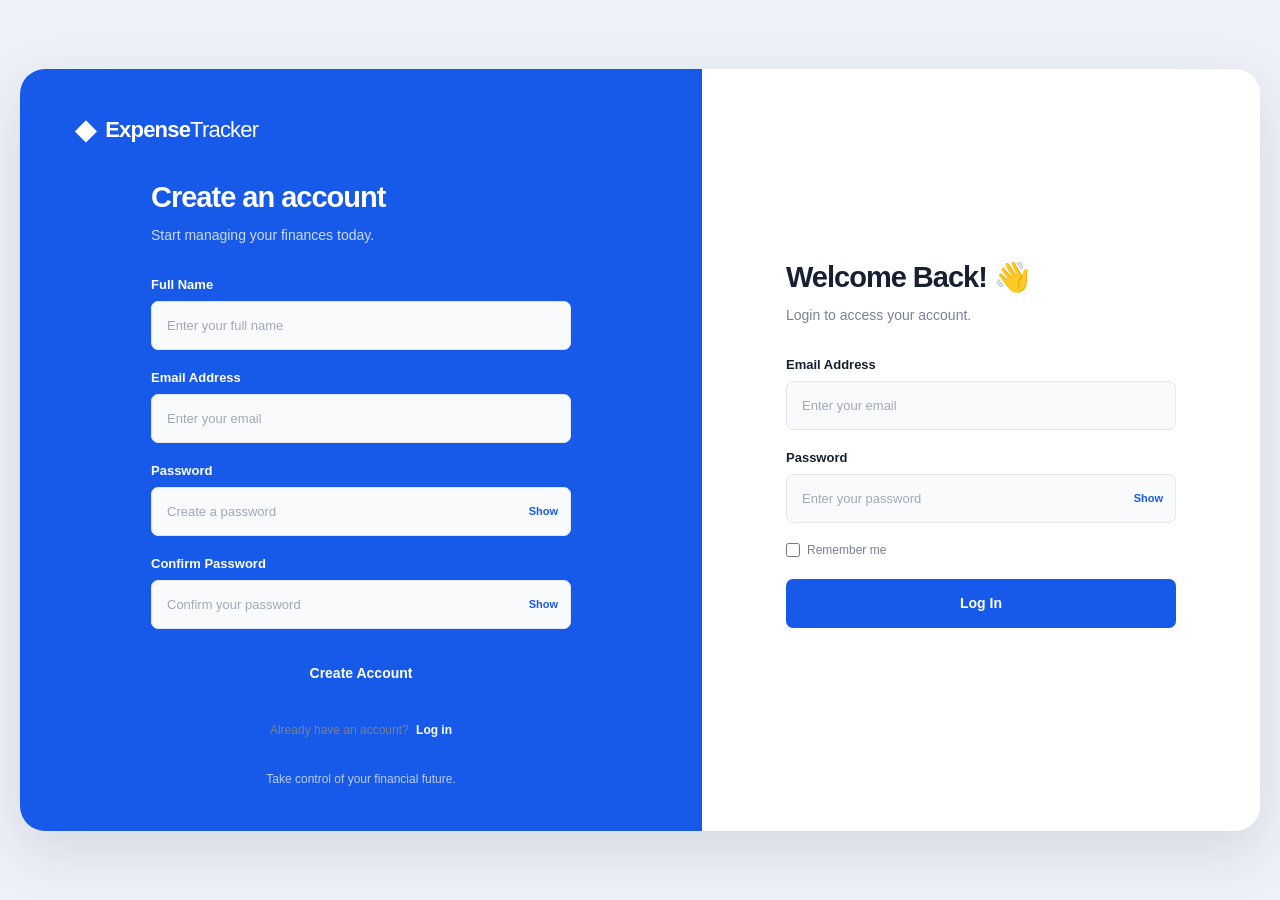
<file: index.html>
<!DOCTYPE html>
<html lang="en">
<head>
    <meta charset="UTF-8" />
    <meta name="viewport" content="width=device-width, initial-scale=1.0" />
    <title>Expense Tracker</title>
    <link rel="stylesheet" href="style.css">
    <script src="script.js" defer></script>
</head>
<body>
    <main class="auth-container">
       
        <section class="signup-section">

            <div class="brand">

                <span class="brand-icon">◆</span>

                <span>Expense<span class="brand-light">Tracker</span></span>

            </div>

            <div class="signup-content">

                <div class="section-heading">

                    <h1>Create an account</h1>

                    <p>Start managing your finances today.</p>

                </div>

                <form id="signupForm">

                    <div class="form-group">

                        <label for="signupName">Full Name</label>

                        <input

                            type="text"

                            id="signupName"

                            name="name"

                            placeholder="Enter your full name"

                            autocomplete="name"

                            required

                        >

                    </div>

                    <div class="form-group">

                        <label for="signupEmail">Email Address</label>

                        <input

                            type="email"

                            id="signupEmail"

                            name="email"

                            placeholder="Enter your email"

                            autocomplete="email"

                            required

                        >

                    </div>

                    <div class="form-group">

                        <label for="signupPassword">Password</label>

                        <div class="password-wrapper">

                            <input

                                type="password"

                                id="signupPassword"

                                name="password"

                                placeholder="Create a password"

                                autocomplete="new-password"

                                required

                            >

                            <button type="button" class="password-toggle"

                                data-target="signupPassword"

                                aria-label="Show password">

                                <span>Show</span>

                            </button>

                        </div>

                    </div>

                    <div class="form-group">

                        <label for="confirmPassword">Confirm Password</label>

                        <div class="password-wrapper">

                            <input

                                type="password"

                                id="confirmPassword"

                                name="confirmPassword"

                                placeholder="Confirm your password"

                                autocomplete="new-password"

                                required

                            >

                            <button type="button" class="password-toggle"

                                data-target="confirmPassword"

                                aria-label="Show password">

                                <span>Show</span>

                            </button>

                        </div>

                    </div>

                    <button type="submit" class="primary-button">

                        Create Account

                    </button>

                    <p class="form-message" id="signupMessage" aria-live="polite"></p>

                </form>

                <p class="switch-text">

                    Already have an account?

                    <a href="#login" id="goToLogin">Log in</a>

                </p>

            </div>

            <p class="section-footer">

                Take control of your financial future.

            </p>

        </section>

        

        <section class="login-section" id="login">

            <div class="login-content">

                <div class="section-heading">

                    <h2>Welcome Back! 👋</h2>

                    <p>Login to access your account.</p>

                </div>

                <form id="loginForm">

                    <div class="form-group">

                        <label for="loginEmail">Email Address</label>

                        <input

                            type="email"

                            id="loginEmail"

                            name="login_email"

                            placeholder="Enter your email"

                            autocomplete="off"

                            required

                        >

                    </div>

                    <div class="form-group">

                        <label for="loginPassword">Password</label>

                        <div class="password-wrapper">

                            <input

                                type="password"

                                id="loginPassword"

                                name="login_password"

                                placeholder="Enter your password"

                                autocomplete="new-password"

                                required

                            >

                            <button type="button" class="password-toggle"

                                data-target="loginPassword"

                                aria-label="Show password">

                                <span>Show</span>

                            </button>

                        </div>

                    </div>

                    <div class="login-options">

                        <label class="remember-me">

                            <input type="checkbox" id="rememberMe">

                            <span>Remember me</span>

                        </label>

                    </div>

                    <button type="submit" class="primary-button">

                        Log In

                    </button>

                    <p class="form-message" id="loginMessage" aria-live="polite"></p>

                </form>
            </div>

        </section>
    </main>
</body>
</html>
</file>
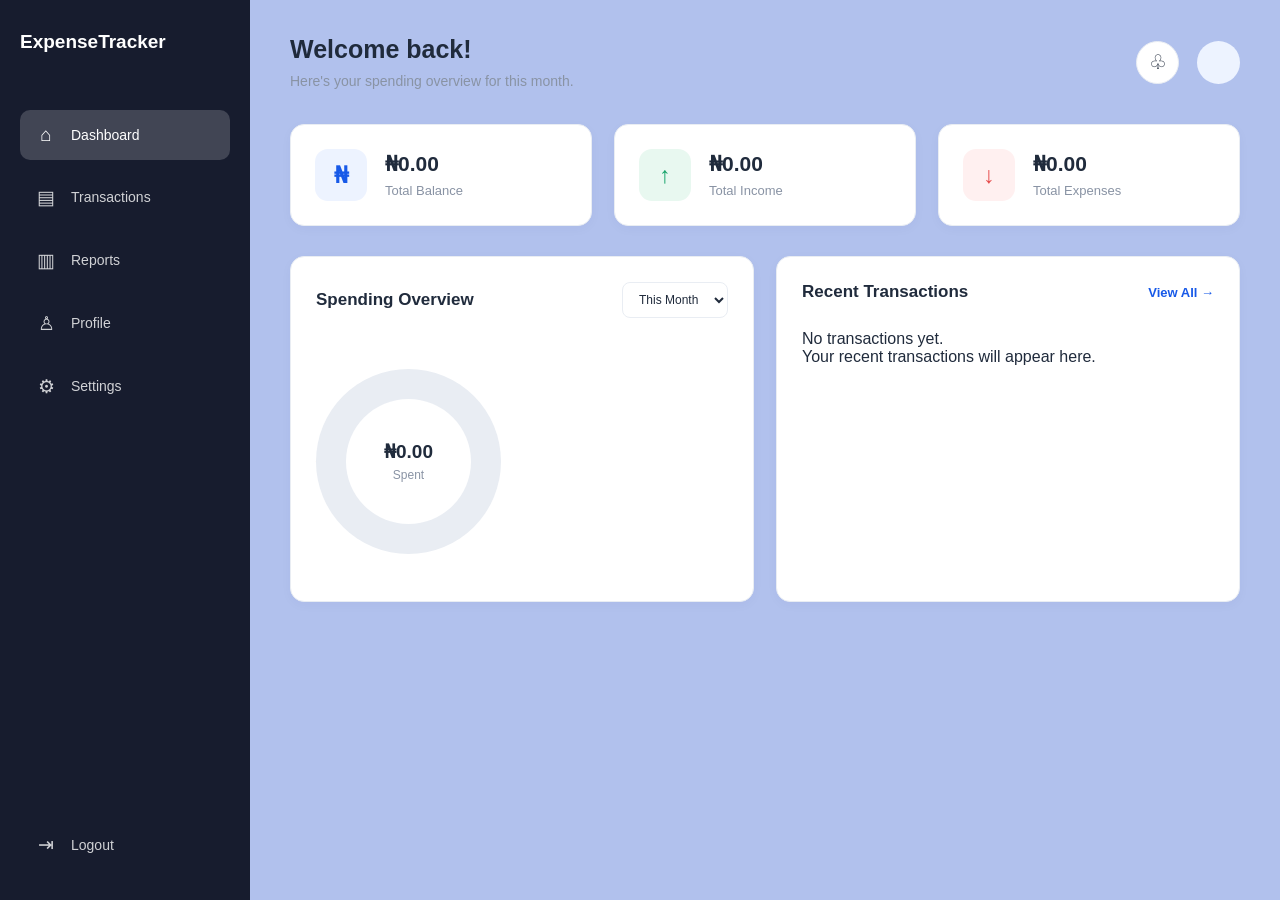
<file: dashboard.html>
<!DOCTYPE html>
<html lang="en">
<head>
    <meta charset="UTF-8">
    <meta name="viewport" content="width=device-width, initial-scale=1.0">
    <title>Expense Tracker Dashboard</title>
    <link rel="stylesheet" href="dashboard.css">
    <script src="dashboard.js" defer></script>
    <script>
        const savedTheme = JSON.parse(localStorage.getItem("appSettings") || "{}").theme || "light";

        if (savedTheme === "dark") {
            document.documentElement.classList.add("dark-theme");
        }
    </script>
</head>
<body>
    <div class="dashboard">
        <aside class="sidebar">
            <input type="checkbox" id="mobileMenuToggle" class="mobile-menu-toggle">

            <div class="sidebar-header">
                <div class="logo">
                    <span>ExpenseTracker</span>
                </div>

                <label for="mobileMenuToggle" class="menu-toggle-button" aria-label="Toggle navigation menu">
                    <span></span>
                    <span></span>
                    <span></span>
                </label>
            </div>

            <div class="mobile-menu">
                <nav class="nav-menu">
                    <a href="dashboard.html" class="nav-item active">
                        <span class="nav-icon">⌂</span>
                        <span>Dashboard</span>
                    </a>

                    <a href="transactions.html" class="nav-item">
                        <span class="nav-icon">▤</span>
                        <span>Transactions</span>
                    </a>

                    <a href="reports.html" class="nav-item">
                        <span class="nav-icon">▥</span>
                        <span>Reports</span>
                    </a>

                    <a href="profile.html" class="nav-item">
                        <span class="nav-icon">♙</span>
                        <span>Profile</span>
                    </a>

                    <a href="settings.html" class="nav-item">
                        <span class="nav-icon">⚙</span>
                        <span>Settings</span>
                    </a>
                </nav>

                <div class="sidebar-bottom">
                    <a href="#" class="nav-item" id="logoutButton">
                        <span class="nav-icon">⇥</span>
                        <span>Logout</span>
                    </a>
                </div>
            </div>
        </aside>

        <main class="content">
            <header class="top-bar">
                <div class="welcome">
                    <h1>Welcome back!</h1>
                    <p>Here's your spending overview for this month.</p>
                </div>

                <div class="header-right">
                    <button type="button" class="notification" aria-label="Notifications">
                        ♧
                    </button>
                    <div class="avatar"></div>
                </div>
            </header>

            <section class="stats">
                <div class="stat-card balance-card">
                    <div class="stat-icon balance-icon">₦</div>
                    <div class="stat-details">
                        <h2 id="totalBalance">—</h2>
                        <p>Total Balance</p>
                    </div>
                </div>

                <div class="stat-card income-card">
                    <div class="stat-icon income-icon">↑</div>
                    <div class="stat-details">
                        <h2 id="totalIncome">—</h2>
                        <p>Total Income</p>
                    </div>
                </div>

                <div class="stat-card expense-card">
                    <div class="stat-icon expense-icon">↓</div>
                    <div class="stat-details">
                        <h2 id="totalExpenses">—</h2>
                        <p>Total Expenses</p>
                    </div>
                </div>
            </section>

            <section class="overview">
                <div class="panel spending-card">
                    <div class="panel-header">
                        <h2>Spending Overview</h2>
                        <select id="spendingPeriod" aria-label="Spending period">
                            <option value="thisMonth">This Month</option>
                            <option value="lastMonth">Last Month</option>
                            <option value="thisYear">This Year</option>
                        </select>
                    </div>

                    <div class="spending">
                        <div class="chart">
                            <div class="chart-center">
                                <h3 id="totalSpent">—</h3>
                                <p>Spent</p>
                            </div>
                        </div>

                        <div class="chart-key">
                            <div class="key-item">
                                <span class="legend-dot food-dot"></span>
                                <span class="legend-name"></span>
                                <span class="legend-percentage"></span>
                            </div>

                            <div class="key-item">
                                <span class="legend-dot transport-dot"></span>
                                <span class="legend-name"></span>
                                <span class="legend-percentage"></span>
                            </div>

                            <div class="key-item">
                                <span class="legend-dot shopping-dot"></span>
                                <span class="legend-name"></span>
                                <span class="legend-percentage"></span>
                            </div>

                            <div class="key-item">
                                <span class="legend-dot others-dot"></span>
                                <span class="legend-name"></span>
                                <span class="legend-percentage"></span>
                            </div>
                        </div>
                    </div>
                </div>

                <div class="panel recent-card">
                    <div class="panel-header">
                        <h2>Recent Transactions</h2>
                        <a href="transactions.html" class="view-all">View All →</a>
                    </div>

                    <div class="transaction-list"></div>
                </div>
            </section>
        </main>
    </div>
</body>
</html>
</file>
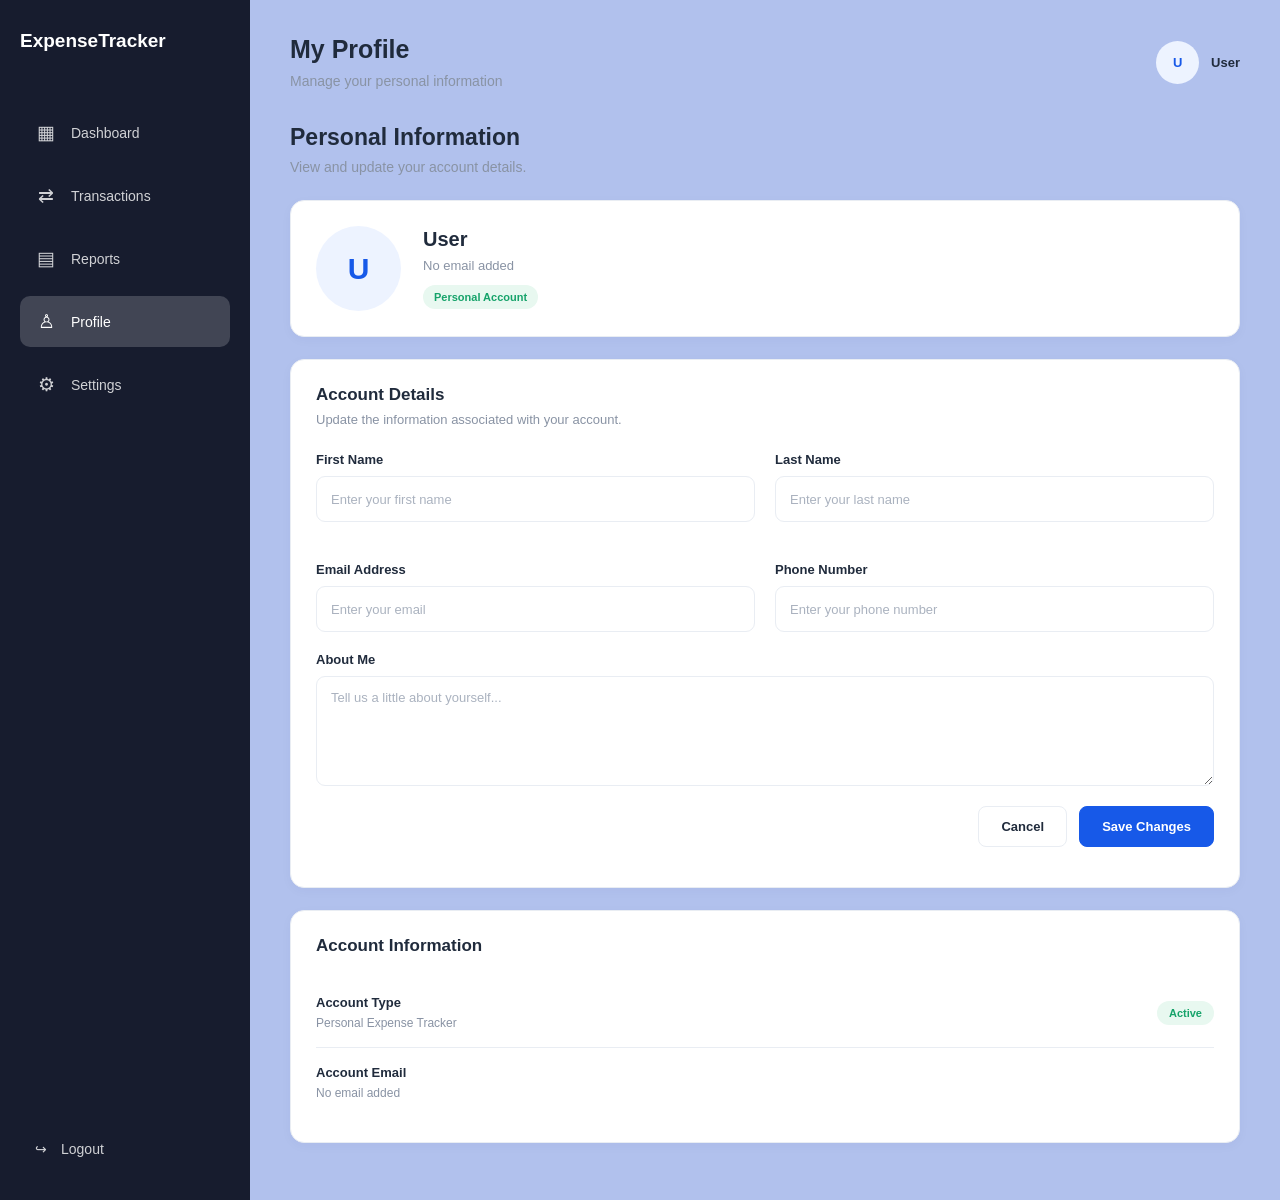
<file: profile.html>
<!DOCTYPE html>
<html lang="en">
<head>
    <meta charset="UTF-8">
    <meta name="viewport" content="width=device-width, initial-scale=1.0">
    <title>Profile | Expense Tracker</title>
    <link rel="stylesheet" href="profile.css">
    <script src="profile.js"></script>
    <script>
        const savedTheme = JSON.parse(localStorage.getItem("appSettings") || "{}").theme || "light";

        if (savedTheme === "dark") {
            document.documentElement.classList.add("dark-theme");
        }
    </script>
</head>
<body>
    <div class="dashboard-container">
        <aside class="sidebar">
            <input type="checkbox" id="mobileMenuToggle" class="mobile-menu-toggle">

            <div class="sidebar-header">
                <div class="logo">
                    <h2>ExpenseTracker</h2>
                </div>

                <label for="mobileMenuToggle" class="menu-toggle-button" aria-label="Toggle navigation menu">
                    <span></span>
                    <span></span>
                    <span></span>
                </label>
            </div>

            <div class="mobile-menu">
                <nav class="sidebar-nav">
                    <a href="dashboard.html" class="nav-link">
                        <span>▦</span> Dashboard
                    </a>

                    <a href="transactions.html" class="nav-link">
                        <span>⇄</span> Transactions
                    </a>

                    <a href="reports.html" class="nav-link">
                        <span>▤</span> Reports
                    </a>

                    <a href="profile.html" class="nav-link active">
                        <span>♙</span> Profile
                    </a>

                    <a href="settings.html" class="nav-link">
                        <span>⚙</span> Settings
                    </a>
                </nav>

                <div class="sidebar-bottom">
                    <button id="logoutButton" class="logout-button">
                        <span>↪</span> Logout
                    </button>
                </div>
            </div>
        </aside>

        <main class="main-content">
            <header class="topbar">
                <div>
                    <h2>My Profile</h2>
                    <p>Manage your personal information</p>
                </div>

                <div class="topbar-user">
                    <div class="user-avatar" id="userAvatar">C</div>
                    <span id="userName">User</span>
                </div>
            </header>

            <section class="profile-content">
                <div class="page-heading">
                    <div>
                        <h1>Personal Information</h1>
                        <p>View and update your account details.</p>
                    </div>
                </div>

                <div class="profile-overview card">
                    <div class="profile-avatar" id="profileAvatar">C</div>

                    <div class="profile-overview-info">
                        <h2 id="profileDisplayName">User</h2>
                        <p id="profileDisplayEmail">user@example.com</p>
                        <span class="account-badge">Personal Account</span>
                    </div>
                </div>

                <div class="profile-form-card card">
                    <div class="section-heading">
                        <div>
                            <h2>Account Details</h2>
                            <p>Update the information associated with your account.</p>
                        </div>
                    </div>

                    <form id="profileForm">
                        <div class="form-grid">
                            <div class="form-group">
                                <label for="firstName">First Name</label>
                                <input type="text" id="firstName" placeholder="Enter your first name" required>
                            </div>

                            <div class="form-group">
                                <label for="lastName">Last Name</label>
                                <input type="text" id="lastName" placeholder="Enter your last name" required>
                            </div>

                            <div class="form-group">
                                <label for="email">Email Address</label>
                                <input type="email" id="email" placeholder="Enter your email" required>
                            </div>

                            <div class="form-group">
                                <label for="phone">Phone Number</label>
                                <input type="tel" id="phone" placeholder="Enter your phone number">
                            </div>
                        </div>

                        <div class="form-group">
                            <label for="bio">About Me</label>
                            <textarea id="bio" rows="4" placeholder="Tell us a little about yourself..."></textarea>
                        </div>

                        <div class="form-actions">
                            <button type="reset" class="cancel-button">
                                Cancel
                            </button>

                            <button type="submit" class="save-button">
                                Save Changes
                            </button>
                        </div>
                    </form>

                    <p id="profileMessage" class="form-message"></p>
                </div>

                <div class="account-info-card card">
                    <h2>Account Information</h2>

                    <div class="account-info-row">
                        <div>
                            <h4>Account Type</h4>
                            <p>Personal Expense Tracker</p>
                        </div>

                        <span class="info-status">Active</span>
                    </div>

                    <div class="account-info-row">
                        <div>
                            <h4>Account Email</h4>
                            <p id="accountEmail">user@example.com</p>
                        </div>
                    </div>
                </div>
            </section>
        </main>
    </div>
</body>
</html>
</file>
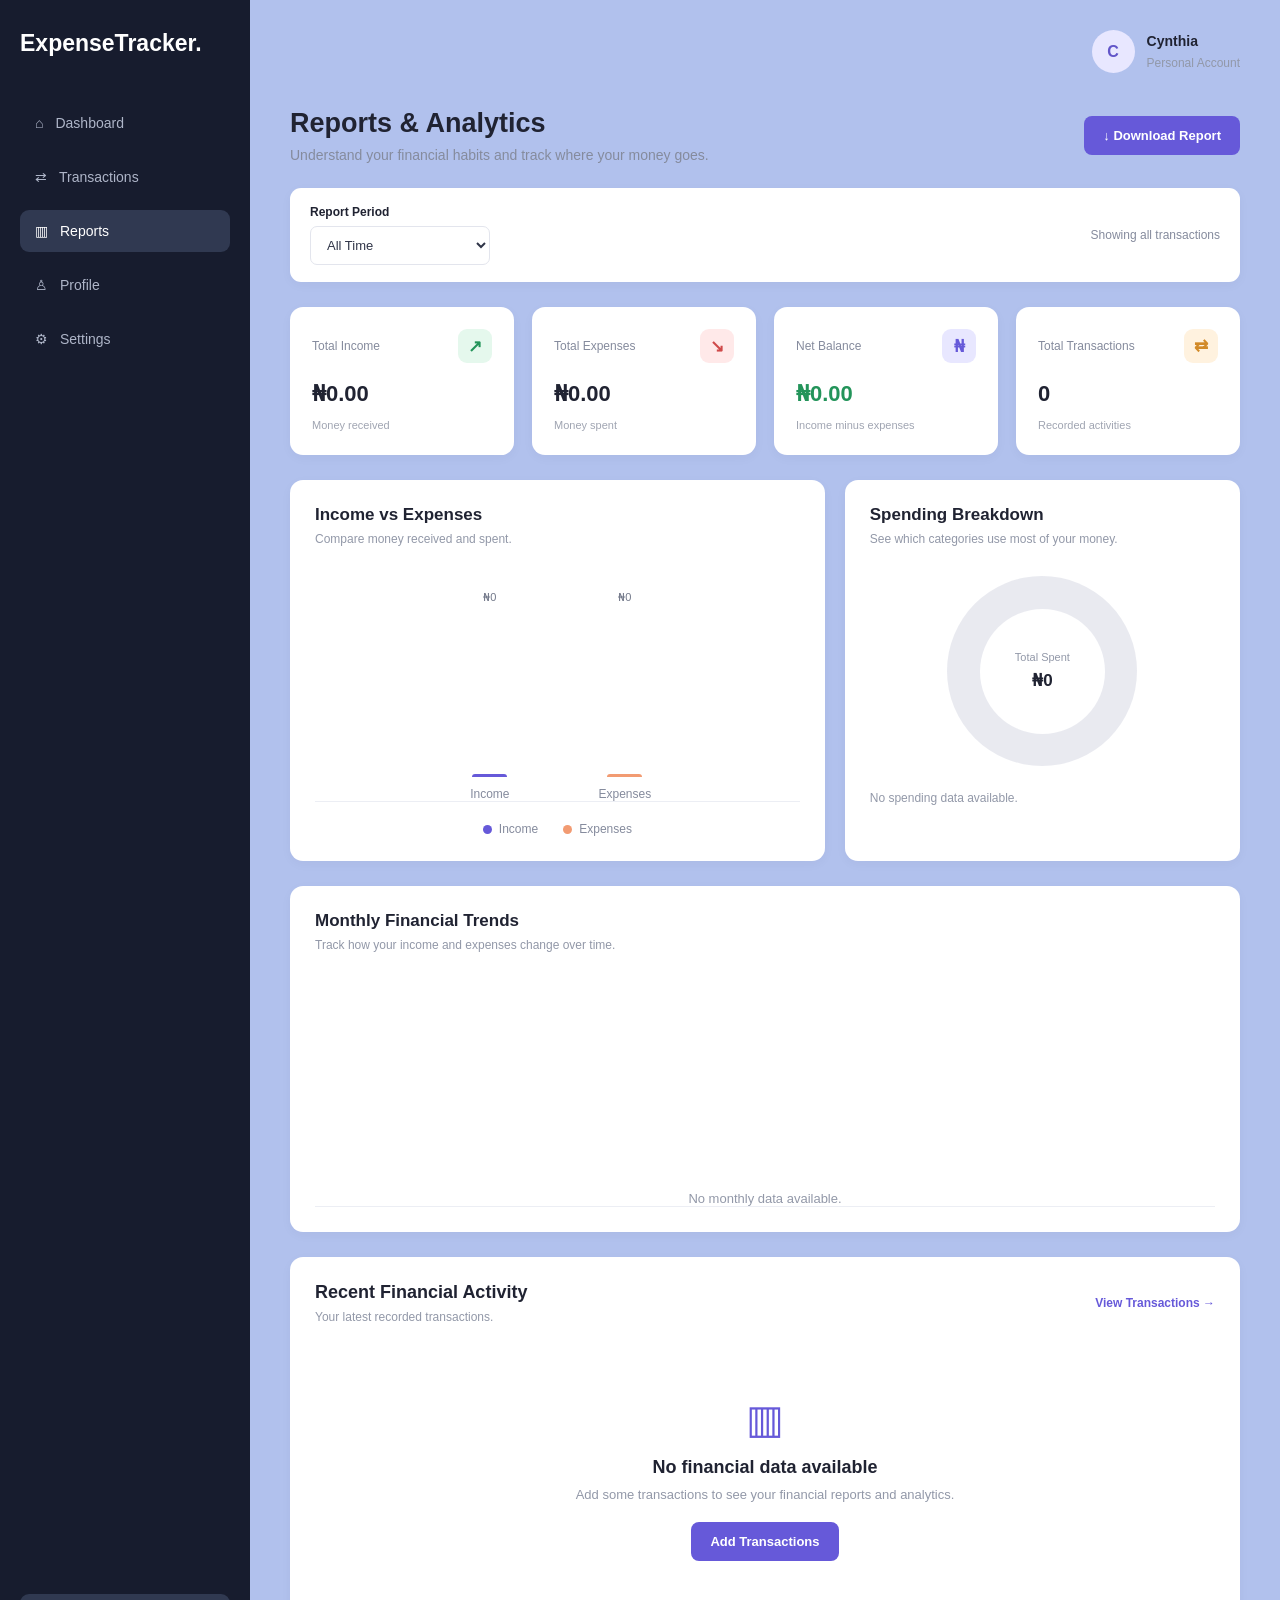
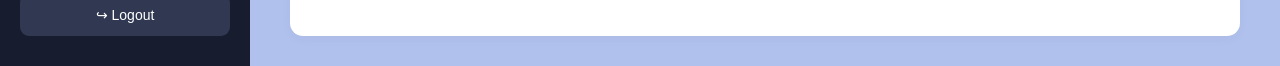
<file: reports.html>
<!DOCTYPE html>
<html lang="en">
<head>
    <meta charset="UTF-8">
    <meta name="viewport" content="width=device-width, initial-scale=1.0">
    <title>Reports and Analytics | Expense Tracker</title>
    <link rel="stylesheet" href="reports.css">
    <script src="reports.js" defer></script>
    <script>
        const savedTheme = JSON.parse(localStorage.getItem("appSettings") || "{}").theme || "light";

        if (savedTheme === "dark") {
            document.documentElement.classList.add("dark-theme");
        }
    </script>
</head>
<body>
    <div class="dashboard-layout">
        <aside class="sidebar">
            <input type="checkbox" id="mobileMenuToggle" class="mobile-menu-toggle">

            <div class="sidebar-header">
                <div class="logo">ExpenseTracker.</div>

                <label for="mobileMenuToggle" class="menu-toggle-button" aria-label="Toggle navigation menu">
                    <span></span>
                    <span></span>
                    <span></span>
                </label>
            </div>

            <div class="mobile-menu">
                <nav class="sidebar-nav">
                    <a href="dashboard.html" class="nav-link">
                        <span>⌂</span> Dashboard
                    </a>

                    <a href="transactions.html" class="nav-link">
                        <span>⇄</span> Transactions
                    </a>

                    <a href="reports.html" class="nav-link active">
                        <span>▥</span> Reports
                    </a>

                    <a href="profile.html" class="nav-link">
                        <span>♙</span> Profile
                    </a>

                    <a href="settings.html" class="nav-link">
                        <span>⚙</span> Settings
                    </a>
                </nav>

                <div class="sidebar-bottom">
                    <button class="logout-button" id="logoutButton">
                        ↪ Logout
                    </button>
                </div>
            </div>
        </aside>

        <main class="main-content">
            <header class="topbar">
                <div class="user-profile">
                    <div class="user-avatar" id="userAvatar">C</div>
                    <div>
                        <p class="user-name" id="userName">Cynthia</p>
                        <small>Personal Account</small>
                    </div>
                </div>
            </header>

            <section class="page-heading">
                <div>
                    <h1>Reports & Analytics</h1>
                    <p>
                        Understand your financial habits and track where your money goes.
                    </p>
                </div>

                <button class="download-button" id="downloadReport">
                    ↓ Download Report
                </button>
            </section>

            <section class="report-filter">
                <div>
                    <label for="reportPeriod">Report Period</label>
                    <select id="reportPeriod">
                        <option value="all">All Time</option>
                        <option value="thisMonth">This Month</option>
                        <option value="lastMonth">Last Month</option>
                        <option value="last3Months">Last 3 Months</option>
                        <option value="thisYear">This Year</option>
                    </select>
                </div>

                <p id="reportDateLabel">Showing all transactions</p>
            </section>

            <section class="summary-grid">
                <div class="summary-card">
                    <div class="summary-card-header">
                        <span>Total Income</span>
                        <div class="summary-icon income-icon">↗</div>
                    </div>
                    <h2 id="reportIncome">₦0.00</h2>
                    <small>Money received</small>
                </div>

                <div class="summary-card">
                    <div class="summary-card-header">
                        <span>Total Expenses</span>
                        <div class="summary-icon expense-icon">↘</div>
                    </div>
                    <h2 id="reportExpenses">₦0.00</h2>
                    <small>Money spent</small>
                </div>

                <div class="summary-card">
                    <div class="summary-card-header">
                        <span>Net Balance</span>
                        <div class="summary-icon balance-icon">₦</div>
                    </div>
                    <h2 id="reportBalance">₦0.00</h2>
                    <small>Income minus expenses</small>
                </div>

                <div class="summary-card">
                    <div class="summary-card-header">
                        <span>Total Transactions</span>
                        <div class="summary-icon transaction-icon">⇄</div>
                    </div>
                    <h2 id="reportTransactions">0</h2>
                    <small>Recorded activities</small>
                </div>
            </section>

            <section class="charts-grid">
                <div class="chart-card">
                    <div class="chart-heading">
                        <div>
                            <h2>Income vs Expenses</h2>
                            <p>Compare money received and spent.</p>
                        </div>
                    </div>

                    <div class="chart-content" id="incomeExpenseChart"></div>

                    <div class="chart-legend">
                        <span>
                            <i class="legend-dot income-dot"></i>
                            Income
                        </span>

                        <span>
                            <i class="legend-dot expense-dot"></i>
                            Expenses
                        </span>
                    </div>
                </div>

                <div class="chart-card">
                    <div class="chart-heading">
                        <div>
                            <h2>Spending Breakdown</h2>
                            <p>See which categories use most of your money.</p>
                        </div>
                    </div>

                    <div class="donut-chart-container">
                        <div class="donut-chart" id="spendingDonut">
                            <div class="donut-center">
                                <small>Total Spent</small>
                                <h3 id="donutTotal">₦0</h3>
                            </div>
                        </div>
                    </div>

                    <div class="category-legend" id="categoryLegend"></div>
                </div>
            </section>

            <section class="chart-card monthly-trends">
                <div class="chart-heading">
                    <div>
                        <h2>Monthly Financial Trends</h2>
                        <p>Track how your income and expenses change over time.</p>
                    </div>
                </div>

                <div class="monthly-chart" id="monthlyChart"></div>
            </section>

            <section class="recent-activity">
                <div class="section-heading">
                    <div>
                        <h2>Recent Financial Activity</h2>
                        <p>Your latest recorded transactions.</p>
                    </div>

                    <a href="transactions.html">View Transactions →</a>
                </div>

                <div class="table-container" id="activityTableContainer">
                    <table class="activity-table">
                        <thead>
                            <tr>
                                <th>Description</th>
                                <th>Category</th>
                                <th>Date</th>
                                <th>Type</th>
                                <th>Amount</th>
                            </tr>
                        </thead>

                        <tbody id="recentActivityTable"></tbody>
                    </table>
                </div>

                <div class="empty-state" id="reportEmptyState" hidden>
                    <div class="empty-icon">▥</div>
                    <h3>No financial data available</h3>
                    <p>
                        Add some transactions to see your financial reports and analytics.
                    </p>
                    <a href="transactions.html" class="primary-button">
                        Add Transactions
                    </a>
                </div>
            </section>
        </main>
    </div>
</body>
</html>
</file>
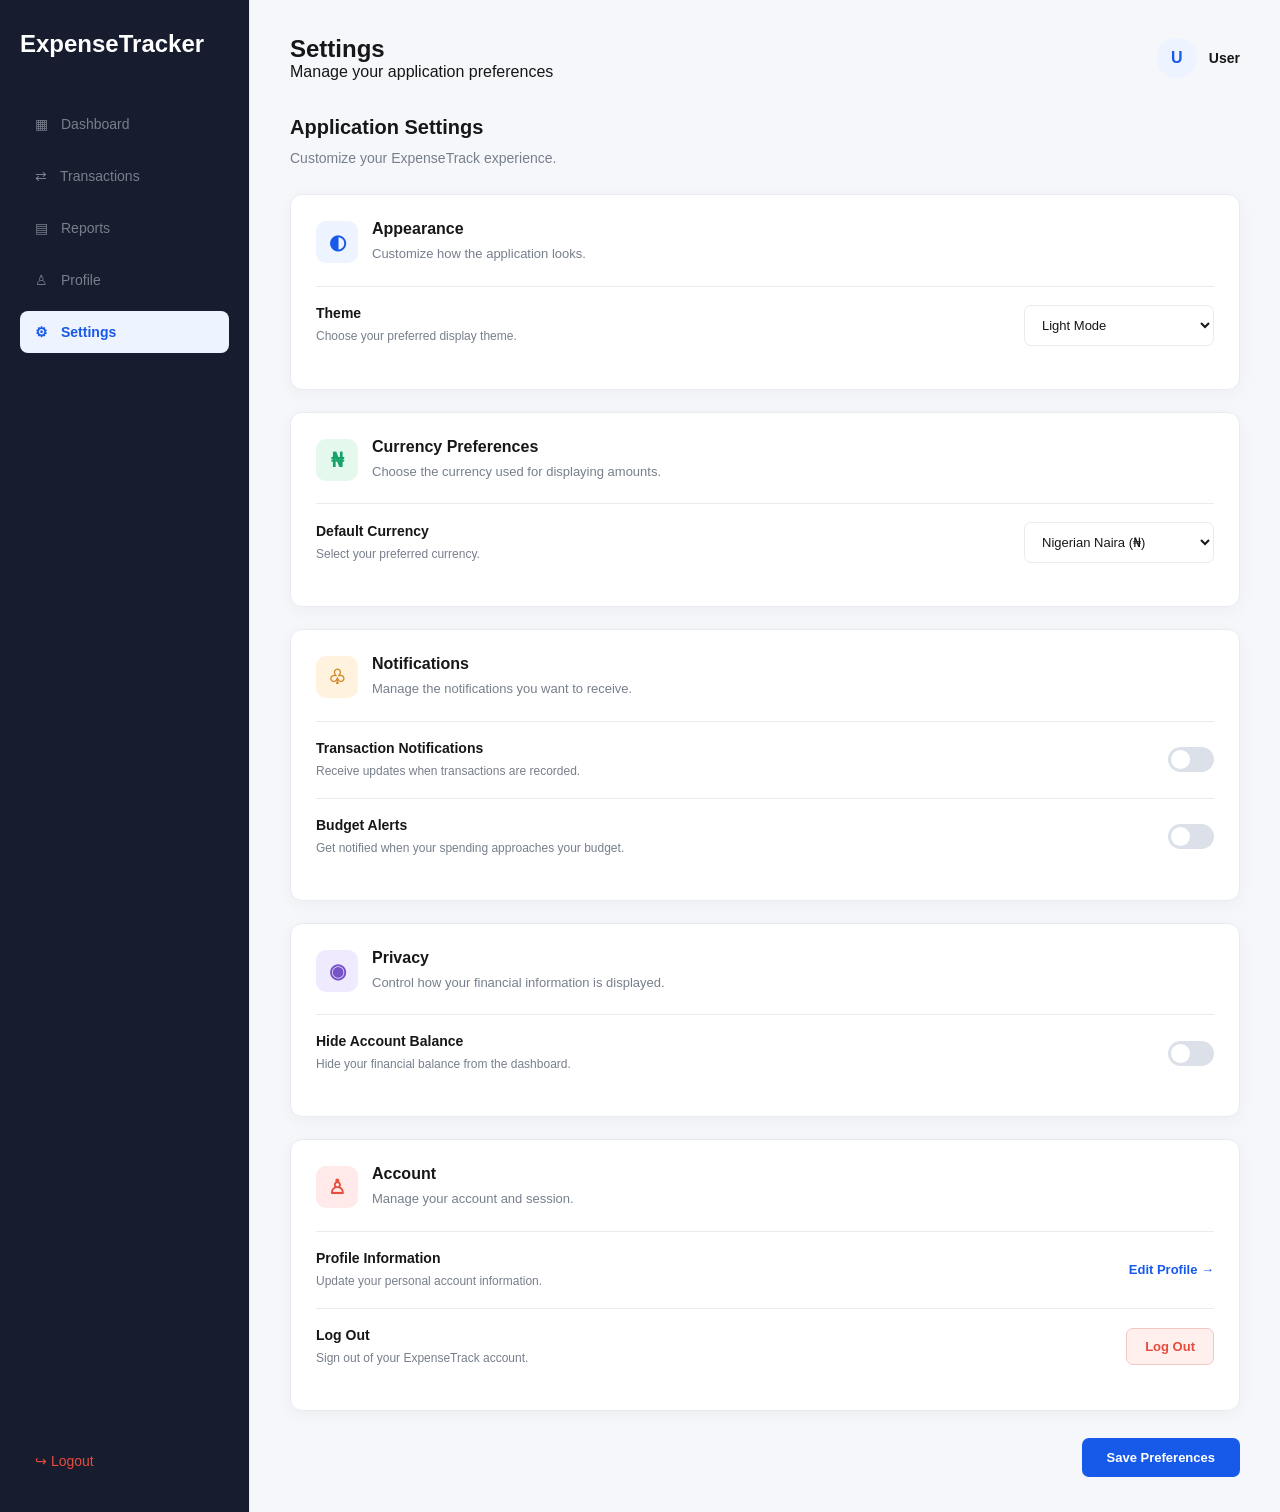
<file: settings.html>
<!DOCTYPE html>
<html lang="en">
<head>
    <meta charset="UTF-8">
    <meta name="viewport" content="width=device-width, initial-scale=1.0">
    <title>Settings | Expense Tracker</title>
    <link rel="stylesheet" href="settings.css">
    <script src="settings.js" defer></script>
</head>
<body>
    <div class="dashboard-container">
        <aside class="sidebar">
            <input type="checkbox" id="mobileMenuToggle" class="mobile-menu-toggle">

            <div class="sidebar-header">
                <div class="logo">
                    <h2>ExpenseTracker</h2>
                </div>

                <label for="mobileMenuToggle" class="menu-toggle-button" aria-label="Toggle navigation menu">
                    <span></span>
                    <span></span>
                    <span></span>
                </label>
            </div>

            <div class="mobile-menu">
                <nav class="sidebar-nav">
                    <a href="dashboard.html" class="nav-link">
                        <span>▦</span> Dashboard
                    </a>

                    <a href="transactions.html" class="nav-link">
                        <span>⇄</span> Transactions
                    </a>

                    <a href="reports.html" class="nav-link">
                        <span>▤</span> Reports
                    </a>

                    <a href="profile.html" class="nav-link">
                        <span>♙</span> Profile
                    </a>

                    <a href="settings.html" class="nav-link active">
                        <span>⚙</span> Settings
                    </a>
                </nav>

                <div class="sidebar-bottom">
                    <button id="logoutButton" class="logout-button">
                        <span>↪</span> Logout
                    </button>
                </div>
            </div>
        </aside>

        <main class="main-content">
            <header class="topbar">
                <div>
                    <h2>Settings</h2>
                    <p>Manage your application preferences</p>
                </div>

                <div class="topbar-user">
                    <div class="user-avatar" id="userAvatar">U</div>
                    <span id="userName">User</span>
                </div>
            </header>

            <section class="settings-content">
                <div class="page-heading">
                    <h1>Application Settings</h1>
                    <p>Customize your ExpenseTrack experience.</p>
                </div>

                <div class="settings-card">
                    <div class="settings-heading">
                        <div class="settings-icon appearance-icon">◐</div>
                        <div>
                            <h2>Appearance</h2>
                            <p>Customize how the application looks.</p>
                        </div>
                    </div>

                    <div class="setting-row">
                        <div class="setting-info">
                            <h3>Theme</h3>
                            <p>Choose your preferred display theme.</p>
                        </div>

                        <select id="themeSelect" class="settings-select">
                            <option value="light">Light Mode</option>
                            <option value="dark">Dark Mode</option>
                        </select>
                    </div>
                </div>

                <div class="settings-card">
                    <div class="settings-heading">
                        <div class="settings-icon currency-icon">₦</div>
                        <div>
                            <h2>Currency Preferences</h2>
                            <p>Choose the currency used for displaying amounts.</p>
                        </div>
                    </div>

                    <div class="setting-row">
                        <div class="setting-info">
                            <h3>Default Currency</h3>
                            <p>Select your preferred currency.</p>
                        </div>

                        <select id="currencySelect" class="settings-select">
                            <option value="NGN">Nigerian Naira (₦)</option>
                            <option value="USD">US Dollar ($)</option>
                            <option value="GBP">British Pound (£)</option>
                            <option value="EUR">Euro (€)</option>
                            <option value="CAD">Canadian Dollar ($)</option>
                        </select>
                    </div>
                </div>

                <div class="settings-card">
                    <div class="settings-heading">
                        <div class="settings-icon notification-icon">♧</div>
                        <div>
                            <h2>Notifications</h2>
                            <p>Manage the notifications you want to receive.</p>
                        </div>
                    </div>

                    <div class="setting-row">
                        <div class="setting-info">
                            <h3>Transaction Notifications</h3>
                            <p>Receive updates when transactions are recorded.</p>
                        </div>

                        <label class="toggle-switch">
                            <input type="checkbox" id="transactionNotifications">
                            <span class="toggle-slider"></span>
                        </label>
                    </div>

                    <div class="setting-row">
                        <div class="setting-info">
                            <h3>Budget Alerts</h3>
                            <p>Get notified when your spending approaches your budget.</p>
                        </div>

                        <label class="toggle-switch">
                            <input type="checkbox" id="budgetNotifications">
                            <span class="toggle-slider"></span>
                        </label>
                    </div>
                </div>

                <div class="settings-card">
                    <div class="settings-heading">
                        <div class="settings-icon privacy-icon">◉</div>
                        <div>
                            <h2>Privacy</h2>
                            <p>Control how your financial information is displayed.</p>
                        </div>
                    </div>

                    <div class="setting-row">
                        <div class="setting-info">
                            <h3>Hide Account Balance</h3>
                            <p>Hide your financial balance from the dashboard.</p>
                        </div>

                        <label class="toggle-switch">
                            <input type="checkbox" id="hideBalance">
                            <span class="toggle-slider"></span>
                        </label>
                    </div>
                </div>

                <div class="settings-card account-settings">
                    <div class="settings-heading">
                        <div class="settings-icon account-icon">♙</div>
                        <div>
                            <h2>Account</h2>
                            <p>Manage your account and session.</p>
                        </div>
                    </div>

                    <div class="setting-row">
                        <div class="setting-info">
                            <h3>Profile Information</h3>
                            <p>Update your personal account information.</p>
                        </div>

                        <a href="profile.html" class="settings-link">
                            Edit Profile →
                        </a>
                    </div>

                    <div class="setting-row">
                        <div class="setting-info">
                            <h3>Log Out</h3>
                            <p>Sign out of your ExpenseTrack account.</p>
                        </div>

                        <button id="settingsLogout" class="logout-action">
                            Log Out
                        </button>
                    </div>
                </div>

                <div class="settings-footer">
                    <p id="settingsMessage"></p>
                    <button id="saveSettings" class="save-settings-button">
                        Save Preferences
                    </button>
                </div>
            </section>
        </main>
    </div>
</body>
</html>
</file>
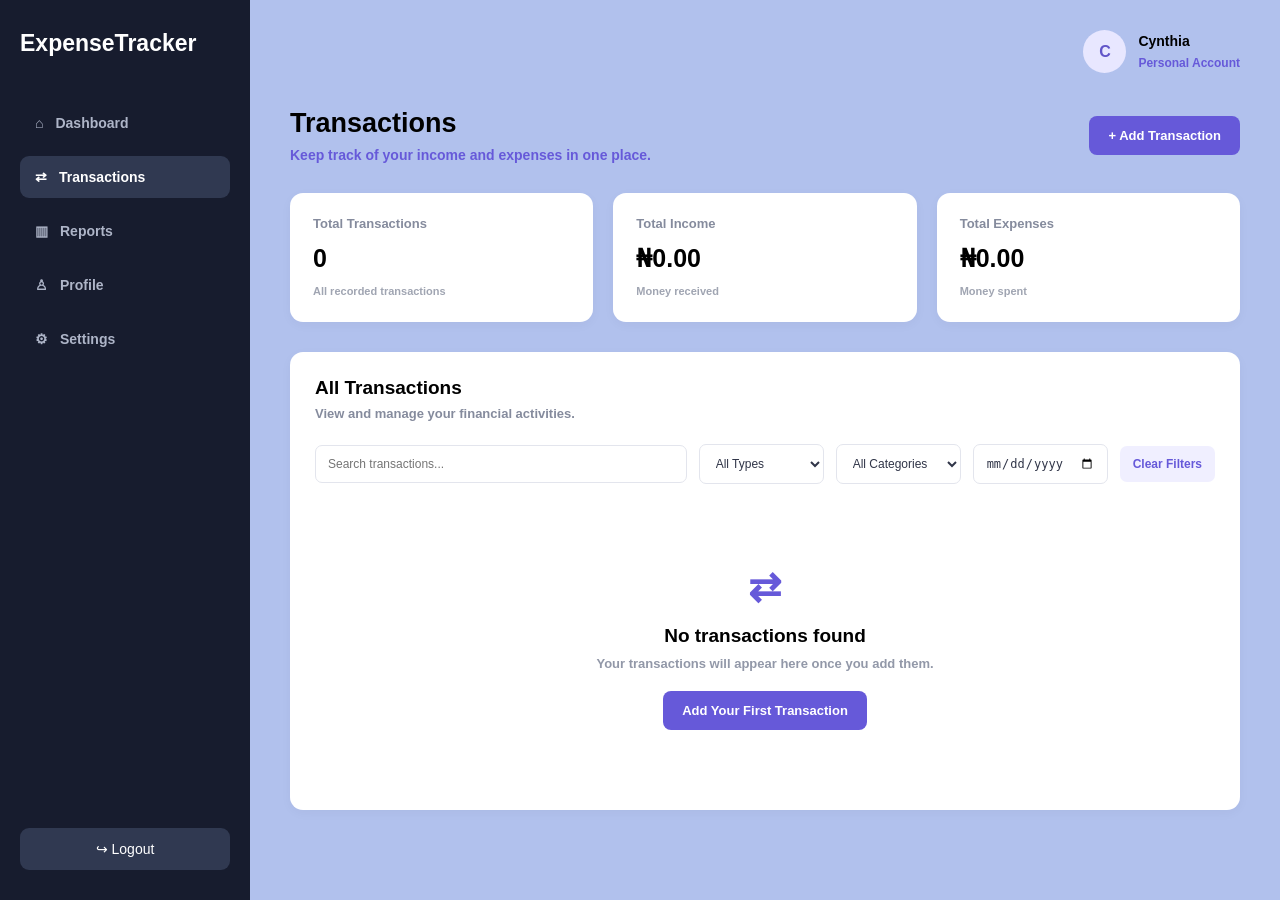
<file: transactions.html>
<!DOCTYPE html>
<html lang="en">
<head>
    <meta charset="UTF-8">
    <meta name="viewport" content="width=device-width, initial-scale=1.0">
    <title>Transactions | Expense Tracker</title>
    <link rel="stylesheet" href="transactions.css">
    <script src="transactions.js" defer></script>
    <script>
        const savedTheme = JSON.parse(
            localStorage.getItem("appSettings") || "{}"
        ).theme || "light";

        if (savedTheme === "dark") {
            document.documentElement.classList.add("dark-theme");
        }
    </script>
</head>
<body>
    <div class="dashboard-layout">

        <aside class="sidebar">

            <input type="checkbox" id="mobileMenuToggle" class="mobile-menu-toggle">

            <div class="sidebar-header">
                <div class="logo">ExpenseTracker</div>

                <label for="mobileMenuToggle" class="menu-toggle-button">
                    <span></span>
                    <span></span>
                    <span></span>
                </label>
            </div>

            <div class="mobile-menu">
                <nav class="sidebar-nav">
                    <a href="dashboard.html" class="nav-link">
                        <span>⌂</span> Dashboard
                    </a>

                    <a href="transactions.html" class="nav-link active">
                        <span>⇄</span> Transactions
                    </a>

                    <a href="reports.html" class="nav-link">
                        <span>▥</span> Reports
                    </a>

                    <a href="profile.html" class="nav-link">
                        <span>♙</span> Profile
                    </a>

                    <a href="settings.html" class="nav-link">
                        <span>⚙</span> Settings
                    </a>
                </nav>

                <div class="sidebar-bottom">
                    <button class="logout-button" id="logoutButton">
                        ↪ Logout
                    </button>
                </div>
            </div>

        </aside>

        <main class="main-content">

            <header class="topbar">
                <div class="user-profile">
                    <div class="user-avatar" id="userAvatar">C</div>

                    <div>
                        <p class="user-name" id="userName">Cynthia</p>
                        <small id="edit">Personal Account</small>
                    </div>
                </div>
            </header>

            <section class="page-heading">
                <div>
                    <h1>Transactions</h1>
                    <p id="edit">Keep track of your income and expenses in one place.</p>
                </div>

                <button class="primary-button" id="addTransactionButton">
                    + Add Transaction
                </button>
            </section>

            <section class="summary-grid">

                <div class="summary-card">
                    <p>Total Transactions</p>
                    <h2 id="totalTransactions">0</h2>
                    <small>All recorded transactions</small>
                </div>

                <div class="summary-card">
                    <p>Total Income</p>
                    <h2 id="totalIncome">₦0.00</h2>
                    <small>Money received</small>
                </div>

                <div class="summary-card">
                    <p>Total Expenses</p>
                    <h2 id="totalExpenses">₦0.00</h2>
                    <small>Money spent</small>
                </div>

            </section>

            <section class="transactions-section">

                <div class="section-heading">
                    <div>
                        <h2>All Transactions</h2>
                        <p>View and manage your financial activities.</p>
                    </div>
                </div>

                <div class="filters-container">

                    <div class="search-box">
                        <input
                            type="text"
                            id="searchTransaction"
                            placeholder="Search transactions..."
                        >
                    </div>

                    <select id="typeFilter">
                        <option value="all">All Types</option>
                        <option value="income">Income</option>
                        <option value="expense">Expense</option>
                    </select>

                    <select id="categoryFilter">
                        <option value="all">All Categories</option>
                        <option value="Food">Food</option>
                        <option value="Transport">Transport</option>
                        <option value="Shopping">Shopping</option>
                        <option value="Bills">Bills</option>
                        <option value="Entertainment">Entertainment</option>
                        <option value="Salary">Salary</option>
                        <option value="Business">Business</option>
                        <option value="Other">Other</option>
                    </select>

                    <input
                        type="date"
                        id="dateFilter"
                        aria-label="Filter by date"
                    >

                    <button class="clear-filter-button" id="clearFilters">
                        Clear Filters
                    </button>

                </div>

                <div class="table-container" id="tableContainer">
                    <table class="transactions-table">

                        <thead>
                            <tr>
                                <th>Description</th>
                                <th>Category</th>
                                <th>Date</th>
                                <th>Type</th>
                                <th>Amount</th>
                                <th>Action</th>
                            </tr>
                        </thead>

                        <tbody id="transactionsTable"></tbody>

                    </table>
                </div>

                <div class="empty-state" id="emptyState" hidden>
                    <div class="empty-icon">⇄</div>
                    <h3>No transactions found</h3>
                    <p>Your transactions will appear here once you add them.</p>

                    <button class="primary-button" id="emptyAddButton">
                        Add Your First Transaction
                    </button>
                </div>

            </section>

        </main>

    </div>

    <div class="modal-overlay" id="transactionModal" hidden>

        <div class="transaction-modal">

            <div class="modal-header">
                <div>
                    <h2>Add Transaction</h2>
                    <p>Enter the details of your transaction.</p>
                </div>

                <button class="close-modal" id="closeModal">
                    &times;
                </button>
            </div>

            <form id="transactionForm">

                <div class="form-group">
                    <label for="transactionType">Transaction Type</label>

                    <select id="transactionType" required>
                        <option value="">Select type</option>
                        <option value="income">Income</option>
                        <option value="expense">Expense</option>
                    </select>
                </div>

                <div class="form-group">
                    <label for="transactionDescription">Description</label>

                    <input
                        type="text"
                        id="transactionDescription"
                        placeholder="e.g. Monthly salary"
                        required
                    >
                </div>

                <div class="form-group">
                    <label for="transactionAmount">Amount (₦)</label>

                    <input
                        type="number"
                        id="transactionAmount"
                        placeholder="Enter amount"
                        min="1"
                        step="0.01"
                        required
                    >
                </div>

                <div class="form-group">
                    <label for="transactionCategory">Category</label>

                    <select id="transactionCategory" required>
                        <option value="">Select category</option>
                        <option value="Food">Food</option>
                        <option value="Transport">Transport</option>
                        <option value="Shopping">Shopping</option>
                        <option value="Bills">Bills</option>
                        <option value="Entertainment">Entertainment</option>
                        <option value="Salary">Salary</option>
                        <option value="Business">Business</option>
                        <option value="Other">Other</option>
                    </select>
                </div>

                <div class="form-group">
                    <label for="transactionDate">Date</label>

                    <input
                        type="date"
                        id="transactionDate"
                        required
                    >
                </div>

                <div class="modal-actions">
                    <button
                        type="button"
                        class="cancel-button"
                        id="cancelTransaction"
                    >
                        Cancel
                    </button>

                    <button type="submit" class="primary-button">
                        Save Transaction
                    </button>
                </div>

            </form>

        </div>

    </div>
</body>
</html>
</file>
<file: style.css>
*{
margin: 0;
padding: 0;
box-sizing: border-box;
}
:root {
--primary: #1759e8;
--primary-dark: #1048c7;
--white: #ffffff;
--background: #eef1f7;
--text-dark: #172033;
--text-light: #778196;
--border: #e1e6ef;
--input-bg: #f9fafc;
--success: #16a34a;
--danger: #dc2626;
}
body {
font-family: 'Inter', sans-serif;
background: var(--background);
min-height: 100vh;
display: flex;
justify-content: center;
align-items: center;
padding: 40px 20px;
color: var(--text-dark);
}
.auth-container {
width: 100%;
max-width: 1250px;
min-height: 720px;
background: var(--white);
display: grid;
grid-template-columns: 1.1fr 0.9fr;
border-radius: 25px;
overflow: hidden;
box-shadow: 0 20px 60px rgba(25, 45, 85, 0.12);
}
.signup-section {
background: var(--primary);
color: var(--white);
padding: 45px 55px;
display: flex;
flex-direction: column;
justify-content: space-between;
}
.brand {
display: flex;
align-items: center;
gap: 10px;
font-size: 22px;
font-weight: 800;
letter-spacing: -0.8px;
}
.brand-icon {
font-size: 27px;
color: #ffffff;
}
.brand-light {
font-weight: 400;
}
.signup-content {
width: 100%;
max-width: 420px;
margin: 35px auto;
}
.section-heading {
margin-bottom: 30px;
}
.section-heading h1,
.section-heading h2 {
font-size: 29px;
font-weight: 700;
letter-spacing: -1px;
margin-bottom: 10px;
}
.signup-section .section-heading p {
color: rgba(255, 255, 255, 0.78);
font-size: 14px;
line-height: 1.6;
}
.section-footer {
font-size: 12px;
color: rgba(255, 255, 255, 0.7);
text-align: center;
}
.login-section {
background: var(--white);
padding: 45px 55px;
display: flex;
justify-content: center;
align-items: center;
}
.login-content {
width: 100%;
max-width: 390px;
}
.login-brand-icon {
font-size: 38px;
color: var(--primary);
margin-bottom: 25px;
}
.login-section .section-heading h2 {
color: var(--text-dark);
}
.login-section .section-heading p {
color: var(--text-light);
font-size: 14px;
line-height: 1.6;
}
form {
width: 100%;
}
.form-group {
margin-bottom: 20px;
}
.form-group label {
display: block;
font-size: 13px;
font-weight: 600;
margin-bottom: 9px;
}
.form-group input {
width: 100%;
height: 49px;
padding: 0 15px;
border: 1px solid var(--border);
border-radius: 7px;
outline: none;
background: var(--input-bg);
font-family: inherit;
font-size: 13px;
color: var(--text-dark);
transition: 0.25s ease;
}
#goToLogin{
    color: var(--white);
}
.form-group input::placeholder {
color: #a0a8b6;
}
.form-group input:focus {
border-color: var(--primary);
background: var(--white);
box-shadow: 0 0 0 3px rgba(23, 89, 232, 0.1);
}
.password-wrapper {
position: relative;
}
.password-wrapper input {
padding-right: 65px;
}
.password-toggle {
position: absolute;
right: 13px;
top: 50%;
transform: translateY(-50%);
border: none;
background: transparent;
color: var(--primary);
font-family: inherit;
font-size: 11px;
font-weight: 600;
cursor: pointer;
}
.password-toggle:hover {
color: var(--primary-dark);
}
.primary-button {
width: 100%;
height: 49px;
border: none;
border-radius: 7px;
background: var(--primary);
color: var(--white);
font-family: inherit;
font-size: 14px;
font-weight: 600;
cursor: pointer;
transition: 0.25s ease;
}
.primary-button:hover {
background: var(--primary-dark);
transform: translateY(-2px);
box-shadow: 0 7px 18px rgba(23, 89, 232, 0.2);
}
.primary-button:active {
transform: translateY(0);
}
.login-options {
display: flex;
align-items: center;
justify-content: flex-start;
margin-bottom: 22px;
}
.remember-me {
display: flex;
align-items: center;
gap: 7px;
font-size: 12px;
color: var(--text-light);
cursor: pointer;
}
.remember-me input {
accent-color: var(--primary);
cursor: pointer;
width: 14px;
height: 14px;
}
.form-message {
font-size: 12px;
margin-top: 12px;
line-height: 1.5;
}
.form-message.success {
color: var(--success);
}
.form-message.error {
color: var(--danger);
}
.switch-text {
text-align: center;
margin-top: 25px;
font-size: 12px;
color: var(--text-light);
}
.switch-text a {
color: var(--primary);
text-decoration: none;
font-weight: 700;
margin-left: 4px;
}
.switch-text a:hover {
text-decoration: underline;
}
.divider {
display: flex;
align-items: center;
gap: 12px;
margin: 25px 0;
}
.divider span {
flex: 1;
height: 1px;
background: var(--border);
}
.divider p {
font-size: 11px;
color: var(--text-light);
}
.login-footer {
font-size: 11px;
color: var(--text-light);
text-align: center;
line-height: 1.6;
}
@media (max-width: 900px) {
body {
    padding: 25px 15px;
}

.auth-container {
    grid-template-columns: 1fr 1fr;
    min-height: 680px;
}

.signup-section,
.login-section {
    padding: 35px 28px;
}

.section-heading h1,
.section-heading h2 {
    font-size: 25px;
}
}
@media (max-width: 650px) {
body {
    padding: 15px;
    align-items: flex-start;
}

.auth-container {
    display: flex;
    flex-direction: column;
    border-radius: 18px;
    min-height: auto;
}

.signup-section {
    padding: 30px 24px;
    min-height: auto;
}

.brand {
    font-size: 19px;
}

.signup-content {
    margin: 40px auto 30px;
}

.section-heading h1,
.section-heading h2 {
    font-size: 24px;
}

.section-footer {
    margin-top: 10px;
}

.login-section {
    padding: 40px 24px;
}

.login-content {
    max-width: 100%;
}

.login-brand-icon {
    font-size: 32px;
}

.form-group input {
    height: 48px;
}

.primary-button {
    height: 48px;
}
}
@media (max-width: 380px) {
body {
    padding: 10px;
}

.signup-section,
.login-section {
    padding: 28px 18px;
}

.section-heading h1,
.section-heading h2 {
    font-size: 21px;
}

.form-group label {
    font-size: 12px;
}
}
</file>
<file: dashboard.css>
* {
    margin: 0;
    padding: 0;
    box-sizing: border-box;
}

:root {
    --blue: #1759e8;
    --dark-blue: #1045bd;
    --light-blue: #edf3ff;
    --green: #16a36a;
    --red: #e64b4b;
    --background: #f5f7fb;
    --white: #ffffff;
    --text: #202b3c;
    --muted: #8993a4;
    --border: #e9edf3;
    --page-background: #b1c1ed;
    --surface: #ffffff;
    --sidebar-background: #171c2e;
    --input-background: #ffffff;
    --shadow: 0 3px 12px rgba(20, 40, 80, 0.03);
}

html.dark-theme {
    color-scheme: dark;
    --background: #111827;
    --white: #1e293b;
    --text: #e5e7eb;
    --muted: #9ca3af;
    --border: #334155;
    --page-background: #0f172a;
    --surface: #1e293b;
    --sidebar-background: #0b1120;
    --input-background: #273449;
    --light-blue: #263b60;
    --shadow: 0 3px 12px rgba(0, 0, 0, 0.15);
}

body {
    font-family: "Inter", sans-serif;
    background: var(--page-background);
    color: var(--text);
    min-height: 100vh;
    transition: background 0.25s ease, color 0.25s ease;
}

a {
    text-decoration: none;
    color: inherit;
}

button,
select,
input {
    font: inherit;
}

.dashboard {
    display: flex;
    min-height: 100vh;
    width: 100%;
}

.sidebar {
    width: 250px;
    min-width: 250px;
    background: var(--sidebar-background);
    color: var(--white);
    padding: 30px 20px;
    display: flex;
    flex-direction: column;
    flex-shrink: 0;
}

.sidebar-header {
    display: block;
}

.logo {
    display: flex;
    align-items: center;
    gap: 12px;
    font-size: 19px;
    font-weight: 700;
    line-height: 1.3;
    margin-bottom: 55px;
    color: #ffffff;
}

.logo-icon {
    width: 42px;
    height: 42px;
    display: flex;
    align-items: center;
    justify-content: center;
    background: rgba(255, 255, 255, 0.18);
    border-radius: 12px;
    font-size: 24px;
}

.mobile-menu-toggle,
.menu-toggle-button {
    display: none;
}

.mobile-menu {
    display: flex;
    flex-direction: column;
    flex: 1;
}

.nav-menu {
    display: flex;
    flex-direction: column;
    gap: 12px;
}

.nav-item {
    display: flex;
    align-items: center;
    gap: 14px;
    padding: 14px 15px;
    border-radius: 10px;
    font-size: 14px;
    font-weight: 500;
    color: rgba(255, 255, 255, 0.8);
    transition: background 0.2s ease;
}

.nav-item:hover,
.nav-item.active {
    background: rgba(255, 255, 255, 0.18);
    color: #ffffff;
}

.nav-icon {
    width: 22px;
    text-align: center;
    font-size: 19px;
}

.sidebar-bottom {
    margin-top: auto;
}

.content {
    flex: 1;
    min-width: 0;
    padding: 35px 40px;
}

.top-bar {
    display: flex;
    align-items: center;
    justify-content: space-between;
    gap: 20px;
    margin-bottom: 35px;
}

.welcome h1 {
    font-size: 25px;
    font-weight: 700;
    margin-bottom: 9px;
}

.welcome p {
    color: var(--muted);
    font-size: 14px;
}

.header-right {
    display: flex;
    align-items: center;
    gap: 18px;
}

.notification {
    width: 43px;
    height: 43px;
    background: var(--surface);
    border: 1px solid var(--border);
    border-radius: 50%;
    cursor: pointer;
    font-size: 20px;
    color: var(--text);
}

.avatar {
    width: 43px;
    height: 43px;
    display: flex;
    align-items: center;
    justify-content: center;
    background: var(--light-blue);
    color: var(--blue);
    border-radius: 50%;
    font-size: 13px;
    font-weight: 700;
}

.stats {
    display: grid;
    grid-template-columns: repeat(3, minmax(0, 1fr));
    gap: 22px;
    margin-bottom: 30px;
}

.stat-card {
    background: var(--surface);
    border: 1px solid var(--border);
    border-radius: 14px;
    padding: 24px;
    display: flex;
    align-items: center;
    gap: 18px;
    box-shadow: var(--shadow);
    min-width: 0;
}

.stat-icon {
    width: 52px;
    height: 52px;
    min-width: 52px;
    display: flex;
    align-items: center;
    justify-content: center;
    border-radius: 13px;
    font-size: 23px;
    font-weight: 600;
}

.balance-icon {
    background: var(--light-blue);
    color: var(--blue);
}

.income-icon {
    background: #e8f8f0;
    color: var(--green);
}

.expense-icon {
    background: #fff0f0;
    color: var(--red);
}

.stat-details {
    min-width: 0;
}

.stat-details h2 {
    font-size: 21px;
    font-weight: 700;
    margin-bottom: 7px;
    overflow-wrap: anywhere;
}

.stat-details p {
    color: var(--muted);
    font-size: 13px;
}

.overview {
    display: grid;
    grid-template-columns: repeat(2, minmax(0, 1fr));
    gap: 22px;
    align-items: stretch;
}

.panel {
    background: var(--surface);
    border: 1px solid var(--border);
    border-radius: 14px;
    padding: 25px;
    box-shadow: var(--shadow);
    min-width: 0;
}

.panel-header {
    display: flex;
    align-items: center;
    justify-content: space-between;
    gap: 12px;
    margin-bottom: 28px;
}

.panel-header h2 {
    font-size: 17px;
    font-weight: 700;
}

.panel-header select {
    padding: 9px 12px;
    border: 1px solid var(--border);
    border-radius: 8px;
    background: var(--input-background);
    color: var(--text);
    font-size: 12px;
    outline: none;
    cursor: pointer;
}

.view-all {
    color: var(--blue);
    font-size: 13px;
    font-weight: 600;
}

.spending {
    display: flex;
    align-items: center;
    justify-content: center;
    gap: 35px;
    min-height: 230px;
}

.chart {
    width: 185px;
    height: 185px;
    flex-shrink: 0;
    border-radius: 50%;
    background: conic-gradient(
        #1759e8 0% 40%,
        #16a36a 40% 70%,
        #f3a642 70% 90%,
        #a6b0c2 90% 100%
    );
    display: flex;
    align-items: center;
    justify-content: center;
}

.chart-center {
    width: 125px;
    height: 125px;
    background: var(--surface);
    border-radius: 50%;
    display: flex;
    flex-direction: column;
    align-items: center;
    justify-content: center;
}

.chart-center h3 {
    font-size: 19px;
    font-weight: 700;
}

.chart-center p {
    color: var(--muted);
    font-size: 12px;
    margin-top: 5px;
}

.chart-key {
    display: flex;
    flex-direction: column;
    gap: 20px;
    flex: 1;
    min-width: 0;
}

.key-item {
    display: flex;
    align-items: center;
    gap: 9px;
    font-size: 12px;
}

.legend-dot {
    width: 10px;
    height: 10px;
    border-radius: 50%;
    flex-shrink: 0;
}

.food-dot {
    background: #1759e8;
}

.transport-dot {
    background: #16a36a;
}

.shopping-dot {
    background: #f3a642;
}

.others-dot {
    background: #a6b0c2;
}

.legend-name {
    color: var(--muted);
    flex: 1;
}

.legend-percentage {
    font-weight: 600;
    color: var(--text);
}

.transaction-list {
    display: flex;
    flex-direction: column;
}

.transaction {
    display: flex;
    align-items: center;
    gap: 13px;
    padding: 17px 0;
    border-bottom: 1px solid var(--border);
}

.transaction:last-child {
    border-bottom: none;
}

.transaction-icon {
    width: 43px;
    height: 43px;
    min-width: 43px;
    display: flex;
    align-items: center;
    justify-content: center;
    border-radius: 11px;
    font-size: 18px;
    flex-shrink: 0;
}

.food-transaction {
    background: #fff3e9;
    color: #e78a35;
}

.transport-transaction {
    background: var(--light-blue);
    color: var(--blue);
}

.income-transaction {
    background: #e8f8f0;
    color: var(--green);
}

.transaction-info {
    flex: 1;
    min-width: 0;
}

.transaction-info h3 {
    font-size: 13px;
    font-weight: 600;
    margin-bottom: 6px;
}

.transaction-info p {
    color: var(--muted);
    font-size: 11px;
}

.transaction-amount {
    font-size: 13px;
    font-weight: 700;
    white-space: nowrap;
}

.expense-amount {
    color: var(--red);
}

.income-amount {
    color: var(--green);
}

html.dark-theme .income-icon,
html.dark-theme .income-transaction {
    background: #173d32;
}

html.dark-theme .expense-icon,
html.dark-theme .food-transaction {
    background: #482b31;
}

html.dark-theme .food-transaction {
    color: #f3ad72;
}

.balance-hidden .balance-value {
    filter: blur(8px);
    user-select: none;
}

@media (max-width: 1100px) {
    .sidebar {
        width: 220px;
        min-width: 220px;
    }

    .content {
        padding: 30px 25px;
    }

    .overview {
        grid-template-columns: 1fr;
    }

    .spending {
        justify-content: flex-start;
    }

    .stats {
        gap: 15px;
    }

    .stat-card {
        padding: 18px;
        gap: 12px;
    }

    .stat-details h2 {
        font-size: 18px;
    }
}

@media (max-width: 750px) {
    .dashboard {
        flex-direction: column;
    }

    .sidebar {
        width: 100%;
        min-width: 100%;
        min-height: auto;
        padding: 16px 20px;
        position: relative;
        z-index: 10;
    }

    .sidebar-header {
        display: flex;
        align-items: center;
        justify-content: space-between;
        width: 100%;
    }

    .logo {
        margin-bottom: 0;
        font-size: 19px;
    }

    .logo span:last-child {
        font-size: 16px;
    }

    .mobile-menu-toggle {
        display: none;
    }

    .menu-toggle-button {
        display: flex;
        width: 42px;
        height: 42px;
        flex-direction: column;
        align-items: center;
        justify-content: center;
        gap: 5px;
        cursor: pointer;
        border: 1px solid rgba(255, 255, 255, 0.2);
        border-radius: 9px;
        background: rgba(255, 255, 255, 0.08);
    }

    .menu-toggle-button span {
        display: block;
        width: 20px;
        height: 2px;
        border-radius: 2px;
        background: #ffffff;
        transition: transform 0.2s ease, opacity 0.2s ease;
    }

    .mobile-menu {
        display: none;
        position: absolute;
        top: 100%;
        left: 0;
        right: 0;
        width: 100%;
        padding: 12px 20px 18px;
        background: var(--sidebar-background);
        box-shadow: 0 8px 15px rgba(0, 0, 0, 0.15);
        border-top: 1px solid rgba(255, 255, 255, 0.1);
    }

    .mobile-menu-toggle:checked ~ .mobile-menu {
        display: flex;
    }

    .nav-menu {
        flex-direction: column;
        gap: 7px;
        overflow: visible;
        padding-bottom: 0;
    }

    .nav-item {
        flex-shrink: 1;
        padding: 12px 14px;
        font-size: 14px;
    }

    .nav-icon {
        font-size: 18px;
        width: 22px;
    }

    .sidebar-bottom {
        display: block;
        margin-top: 10px;
        padding-top: 10px;
        border-top: 1px solid rgba(255, 255, 255, 0.12);
    }

    .mobile-menu-toggle:checked ~ .sidebar-header .menu-toggle-button span:first-child {
        transform: translateY(7px) rotate(45deg);
    }

    .mobile-menu-toggle:checked ~ .sidebar-header .menu-toggle-button span:nth-child(2) {
        opacity: 0;
    }

    .mobile-menu-toggle:checked ~ .sidebar-header .menu-toggle-button span:last-child {
        transform: translateY(-7px) rotate(-45deg);
    }

    .content {
        width: 100%;
        padding: 25px 18px;
    }

    .welcome h1 {
        font-size: 20px;
    }

    .welcome p {
        font-size: 12px;
    }

    .stats {
        grid-template-columns: 1fr;
        gap: 14px;
    }

    .stat-card {
        padding: 18px;
    }

    .overview {
        grid-template-columns: 1fr;
    }

    .panel {
        padding: 20px;
    }
}

@media (max-width: 420px) {
    .content {
        padding: 20px 13px;
    }

    .top-bar {
        align-items: flex-start;
    }

    .welcome h1 {
        font-size: 17px;
    }

    .header-right {
        gap: 9px;
    }

    .notification,
    .avatar {
        width: 36px;
        height: 36px;
    }

    .spending {
        flex-direction: column;
        gap: 25px;
    }

    .chart {
        width: 165px;
        height: 165px;
    }

    .chart-center {
        width: 112px;
        height: 112px;
    }

    .chart-key {
        width: 100%;
    }

    .panel-header h2 {
        font-size: 15px;
    }
}

html.dark-theme .logo {
    color: #ffffff;
}
</file>
<file: profile.css>
* {
    margin: 0;
    padding: 0;
    box-sizing: border-box;
}

:root {
    --blue: #1759e8;
    --dark-blue: #1045bd;
    --light-blue: #edf3ff;
    --green: #16a36a;
    --red: #e64b4b;
    --background: #f5f7fb;
    --white: #ffffff;
    --text: #202b3c;
    --muted: #8993a4;
    --border: #e9edf3;
}

body {
    font-family: "Inter", sans-serif;
    background: #b1c1ed;
    color: var(--text);
    min-height: 100vh;
}

a {
    text-decoration: none;
    color: inherit;
}

button,
input,
textarea {
    font: inherit;
}

.dashboard-container {
    display: flex;
    min-height: 100vh;
    width: 100%;
}

.sidebar {
    width: 250px;
    min-width: 250px;
    background: #171c2e;
    color: var(--white);
    padding: 30px 20px;
    display: flex;
    flex-direction: column;
    flex-shrink: 0;
}

.sidebar-header {
    display: block;
}

.logo {
    margin-bottom: 55px;
}

.logo h2 {
    font-size: 19px;
    font-weight: 700;
}

.mobile-menu-toggle,
.menu-toggle-button {
    display: none;
}

.mobile-menu {
    display: flex;
    flex-direction: column;
    flex: 1;
}

.sidebar-nav {
    display: flex;
    flex-direction: column;
    gap: 12px;
}

.nav-link {
    display: flex;
    align-items: center;
    gap: 14px;
    padding: 14px 15px;
    border-radius: 10px;
    font-size: 14px;
    font-weight: 500;
    color: rgba(255, 255, 255, 0.8);
    transition: background 0.2s ease;
}

.nav-link span {
    width: 22px;
    text-align: center;
    font-size: 19px;
}

.nav-link:hover,
.nav-link.active {
    background: rgba(255, 255, 255, 0.18);
    color: var(--white);
}

.sidebar-bottom {
    margin-top: auto;
}

.logout-button {
    width: 100%;
    padding: 13px 15px;
    display: flex;
    align-items: center;
    gap: 14px;
    border: none;
    background: transparent;
    color: rgba(255, 255, 255, 0.8);
    border-radius: 10px;
    font-size: 14px;
    cursor: pointer;
    text-align: left;
}

.logout-button:hover {
    background: rgba(255, 255, 255, 0.18);
    color: var(--white);
}

.main-content {
    flex: 1;
    min-width: 0;
    padding: 35px 40px;
}

.topbar {
    display: flex;
    align-items: center;
    justify-content: space-between;
    gap: 20px;
    margin-bottom: 35px;
}

.topbar h2 {
    font-size: 25px;
    font-weight: 700;
    margin-bottom: 9px;
}

.topbar p {
    color: var(--muted);
    font-size: 14px;
}

.topbar-user {
    display: flex;
    align-items: center;
    gap: 12px;
    font-size: 13px;
    font-weight: 600;
}

.user-avatar {
    width: 43px;
    height: 43px;
    display: flex;
    align-items: center;
    justify-content: center;
    background: var(--light-blue);
    color: var(--blue);
    border-radius: 50%;
    font-size: 13px;
    font-weight: 700;
}

.profile-content {
    width: 100%;
    max-width: 1100px;
}

.page-heading {
    margin-bottom: 25px;
}

.page-heading h1 {
    font-size: 23px;
    font-weight: 700;
    margin-bottom: 8px;
}

.page-heading p {
    color: var(--muted);
    font-size: 14px;
}

.card {
    background: var(--white);
    border: 1px solid var(--border);
    border-radius: 14px;
    padding: 25px;
    box-shadow: 0 3px 12px rgba(20, 40, 80, 0.03);
    margin-bottom: 22px;
}

.profile-overview {
    display: flex;
    align-items: center;
    gap: 22px;
}

.profile-avatar {
    width: 85px;
    height: 85px;
    min-width: 85px;
    display: flex;
    align-items: center;
    justify-content: center;
    border-radius: 50%;
    background: var(--light-blue);
    color: var(--blue);
    font-size: 30px;
    font-weight: 700;
}

.profile-overview-info h2 {
    font-size: 20px;
    font-weight: 700;
    margin-bottom: 7px;
}

.profile-overview-info p {
    color: var(--muted);
    font-size: 13px;
    margin-bottom: 12px;
}

.account-badge {
    display: inline-block;
    padding: 6px 11px;
    background: #e8f8f0;
    color: var(--green);
    border-radius: 20px;
    font-size: 11px;
    font-weight: 600;
}

.section-heading {
    margin-bottom: 25px;
}

.section-heading h2 {
    font-size: 17px;
    font-weight: 700;
    margin-bottom: 7px;
}

.section-heading p {
    color: var(--muted);
    font-size: 13px;
}

.form-grid {
    display: grid;
    grid-template-columns: repeat(2, minmax(0, 1fr));
    gap: 20px;
}

.form-group {
    display: flex;
    flex-direction: column;
    gap: 9px;
    margin-bottom: 20px;
}

.form-group label {
    font-size: 13px;
    font-weight: 600;
    color: var(--text);
}

.form-group input,
.form-group textarea {
    width: 100%;
    padding: 13px 14px;
    border: 1px solid var(--border);
    border-radius: 9px;
    background: var(--white);
    color: var(--text);
    font-size: 13px;
    outline: none;
    transition: border 0.2s ease, box-shadow 0.2s ease;
}

.form-group input {
    height: 46px;
}

.form-group textarea {
    resize: vertical;
    min-height: 110px;
}

.form-group input::placeholder,
.form-group textarea::placeholder {
    color: #aab2bf;
}

.form-group input:focus,
.form-group textarea:focus {
    border-color: var(--blue);
    box-shadow: 0 0 0 3px rgba(23, 89, 232, 0.08);
}

.form-actions {
    display: flex;
    justify-content: flex-end;
    gap: 12px;
    margin-top: 5px;
}

.cancel-button,
.save-button {
    padding: 12px 22px;
    border-radius: 8px;
    font-size: 13px;
    font-weight: 600;
    cursor: pointer;
    transition: 0.2s ease;
}

.cancel-button {
    background: var(--white);
    color: var(--text);
    border: 1px solid var(--border);
}

.cancel-button:hover {
    background: #f5f7fb;
}

.save-button {
    background: var(--blue);
    color: var(--white);
    border: 1px solid var(--blue);
}

.save-button:hover {
    background: var(--dark-blue);
}

.form-message {
    margin-top: 15px;
    font-size: 13px;
    font-weight: 500;
}

.account-info-card h2 {
    font-size: 17px;
    font-weight: 700;
    margin-bottom: 22px;
}

.account-info-row {
    display: flex;
    align-items: center;
    justify-content: space-between;
    gap: 15px;
    padding: 17px 0;
    border-bottom: 1px solid var(--border);
}

.account-info-row:last-child {
    border-bottom: none;
}

.account-info-row h4 {
    font-size: 13px;
    font-weight: 600;
    margin-bottom: 6px;
}

.account-info-row p {
    color: var(--muted);
    font-size: 12px;
}

.info-status {
    padding: 6px 12px;
    border-radius: 20px;
    background: #e8f8f0;
    color: var(--green);
    font-size: 11px;
    font-weight: 600;
}

@media (max-width: 1100px) {
    .sidebar {
        width: 220px;
        min-width: 220px;
    }

    .main-content {
        padding: 30px 25px;
    }
}

@media (max-width: 750px) {
    .dashboard-container {
        flex-direction: column;
    }

    .sidebar {
        width: 100%;
        min-width: 100%;
        min-height: auto;
        padding: 16px 20px;
        position: relative;
        z-index: 10;
    }

    .sidebar-header {
        display: flex;
        align-items: center;
        justify-content: space-between;
        width: 100%;
    }

    .logo {
        margin-bottom: 0;
    }

    .mobile-menu-toggle {
        display: none;
    }

    .menu-toggle-button {
        display: flex;
        width: 42px;
        height: 42px;
        flex-direction: column;
        align-items: center;
        justify-content: center;
        gap: 5px;
        cursor: pointer;
        border: 1px solid rgba(255, 255, 255, 0.2);
        border-radius: 9px;
        background: rgba(255, 255, 255, 0.08);
    }

    .menu-toggle-button span {
        display: block;
        width: 20px;
        height: 2px;
        border-radius: 2px;
        background: #ffffff;
        transition: transform 0.2s ease, opacity 0.2s ease;
    }

    .mobile-menu {
        display: none;
        position: absolute;
        top: 100%;
        left: 0;
        right: 0;
        width: 100%;
        padding: 12px 20px 18px;
        background: #171c2e;
        box-shadow: 0 8px 15px rgba(0, 0, 0, 0.15);
        border-top: 1px solid rgba(255, 255, 255, 0.1);
    }

    .mobile-menu-toggle:checked ~ .mobile-menu {
        display: flex;
    }

    .sidebar-nav {
        flex-direction: column;
        gap: 7px;
        overflow: visible;
        padding-bottom: 0;
    }

    .nav-link {
        flex-shrink: 1;
        padding: 12px 14px;
        font-size: 14px;
    }

    .nav-link span {
        font-size: 18px;
        width: 22px;
    }

    .sidebar-bottom {
        display: block;
        margin-top: 10px;
        padding-top: 10px;
        border-top: 1px solid rgba(255, 255, 255, 0.12);
    }

    .mobile-menu-toggle:checked ~ .sidebar-header .menu-toggle-button span:first-child {
        transform: translateY(7px) rotate(45deg);
    }

    .mobile-menu-toggle:checked ~ .sidebar-header .menu-toggle-button span:nth-child(2) {
        opacity: 0;
    }

    .mobile-menu-toggle:checked ~ .sidebar-header .menu-toggle-button span:last-child {
        transform: translateY(-7px) rotate(-45deg);
    }

    .main-content {
        width: 100%;
        padding: 25px 18px;
    }

    .topbar h2 {
        font-size: 20px;
    }

    .topbar p {
        font-size: 12px;
    }

    .profile-content {
        max-width: 100%;
    }

    .card {
        padding: 20px;
    }
}

@media (max-width: 420px) {
    .main-content {
        padding: 20px 13px;
    }

    .topbar {
        align-items: flex-start;
    }

    .topbar h2 {
        font-size: 17px;
    }

    .topbar-user {
        gap: 8px;
        font-size: 11px;
    }

    .user-avatar {
        width: 36px;
        height: 36px;
    }

    .page-heading h1 {
        font-size: 19px;
    }

    .profile-overview {
        align-items: flex-start;
        gap: 15px;
    }

    .profile-avatar {
        width: 65px;
        height: 65px;
        min-width: 65px;
        font-size: 24px;
    }

    .profile-overview-info h2 {
        font-size: 17px;
    }

    .form-grid {
        grid-template-columns: 1fr;
        gap: 0;
    }

    .form-actions {
        flex-direction: column-reverse;
    }

    .cancel-button,
    .save-button {
        width: 100%;
    }
}

html.dark-theme body {
    background: #111827;
    color: #f1f5f9;
}

html.dark-theme .main-content {
    background: #111827;
    color: #f1f5f9;
}

html.dark-theme .logo,
html.dark-theme .sidebar {
    color: #ffffff;
}

html.dark-theme .card {
    background: #1e293b;
    border-color: #334155;
    color: #f1f5f9;
}

html.dark-theme .page-heading h1,
html.dark-theme .profile-overview-info h2,
html.dark-theme .section-heading h2,
html.dark-theme .account-info-card h2,
html.dark-theme .account-info-row h4,
html.dark-theme .form-group label {
    color: #f1f5f9;
}

html.dark-theme .form-group input,
html.dark-theme .form-group textarea {
    background: #273449;
    color: #f1f5f9;
    border-color: #475569;
}

html.dark-theme .form-group input::placeholder,
html.dark-theme .form-group textarea::placeholder {
    color: #94a3b8;
}

html.dark-theme .cancel-button {
    background: #273449;
    color: #f1f5f9;
    border-color: #475569;
}

html.dark-theme .cancel-button:hover {
    background: #334155;
}

html.dark-theme .account-info-row {
    border-color: #334155;
}

html.dark-theme .topbar p,
html.dark-theme .page-heading p,
html.dark-theme .profile-overview-info p,
html.dark-theme .section-heading p,
html.dark-theme .account-info-row p {
    color: #aab5c5;
}

html.dark-theme .user-avatar,
html.dark-theme .profile-avatar {
    background: #303b59;
    color: #a5b4fc;
}
</file>
<file: reports.css>
* {
    margin: 0;
    padding: 0;
    box-sizing: border-box;
}

body {
    font-family: "Segoe UI", Arial, sans-serif;
    background: #b1c1ed;
    color: #202332;
}

.dashboard-layout {
    display: flex;
    min-height: 100vh;
}

.sidebar {
    width: 250px;
    background: #171c2e;
    color: white;
    padding: 30px 20px;
    display: flex;
    flex-direction: column;
    flex-shrink: 0;
}

.sidebar-header {
    display: block;
}

.logo {
    font-size: 23px;
    font-weight: 700;
    margin-bottom: 45px;
}

.mobile-menu-toggle {
    display: none;
}

.menu-toggle-button {
    display: none;
}

.mobile-menu {
    display: flex;
    flex-direction: column;
    flex: 1;
}

.sidebar-nav {
    display: flex;
    flex-direction: column;
    gap: 12px;
}

.nav-link {
    display: flex;
    align-items: center;
    gap: 12px;
    padding: 13px 15px;
    border-radius: 9px;
    color: #aeb5c8;
    text-decoration: none;
    font-size: 14px;
    transition: 0.3s;
}

.nav-link:hover,
.nav-link.active {
    background: #303951;
    color: white;
}

.sidebar-bottom {
    margin-top: auto;
}

.logout-button {
    width: 100%;
    padding: 13px;
    border: none;
    border-radius: 9px;
    background: #303951;
    color: white;
    cursor: pointer;
    font-size: 14px;
    transition: 0.3s;
}

.logout-button:hover {
    background: #414d69;
}

.main-content {
    flex: 1;
    min-width: 0;
    padding: 30px 40px;
}

.topbar {
    display: flex;
    justify-content: flex-end;
    align-items: center;
    margin-bottom: 35px;
}

.user-profile {
    display: flex;
    align-items: center;
    gap: 12px;
}

.user-avatar {
    width: 43px;
    height: 43px;
    border-radius: 50%;
    background: #e8e7ff;
    color: #6256c9;
    display: flex;
    justify-content: center;
    align-items: center;
    font-weight: 700;
}

.user-name {
    font-weight: 600;
    font-size: 14px;
    margin-bottom: 4px;
}

.user-profile small {
    color: #9298a8;
    font-size: 12px;
}

.page-heading {
    display: flex;
    justify-content: space-between;
    align-items: center;
    gap: 20px;
    margin-bottom: 25px;
}

.page-heading h1 {
    font-size: 27px;
    margin-bottom: 8px;
}

.page-heading p {
    color: #858b9d;
    font-size: 14px;
}

.download-button,
.primary-button {
    padding: 12px 19px;
    background: #6659d9;
    color: white;
    border: none;
    border-radius: 8px;
    font-size: 13px;
    font-weight: 600;
    cursor: pointer;
    text-decoration: none;
    display: inline-block;
    transition: 0.3s;
}

.download-button:hover,
.primary-button:hover {
    background: #5144bd;
    transform: translateY(-2px);
}

.report-filter {
    display: flex;
    justify-content: space-between;
    align-items: center;
    gap: 15px;
    background: white;
    padding: 17px 20px;
    border-radius: 11px;
    margin-bottom: 25px;
    box-shadow: 0 3px 12px rgba(0, 0, 0, 0.035);
}

.report-filter label {
    display: block;
    font-size: 12px;
    font-weight: 600;
    margin-bottom: 7px;
}

.report-filter select {
    min-width: 180px;
    padding: 10px 12px;
    border: 1px solid #e3e5ed;
    border-radius: 7px;
    outline: none;
    background: white;
    font-size: 13px;
    color: #303548;
}

.report-filter select:focus {
    border-color: #6659d9;
}

.report-filter p {
    color: #858b9d;
    font-size: 12px;
}

.summary-grid {
    display: grid;
    grid-template-columns: repeat(4, 1fr);
    gap: 18px;
    margin-bottom: 25px;
}

.summary-card {
    background: white;
    padding: 22px;
    border-radius: 13px;
    box-shadow: 0 3px 12px rgba(0, 0, 0, 0.035);
    min-width: 0;
}

.summary-card-header {
    display: flex;
    justify-content: space-between;
    align-items: center;
    gap: 10px;
    margin-bottom: 18px;
}

.summary-card-header > span {
    color: #858b9d;
    font-size: 12px;
}

.summary-icon {
    width: 34px;
    height: 34px;
    display: flex;
    justify-content: center;
    align-items: center;
    border-radius: 9px;
    font-size: 17px;
    font-weight: 700;
}

.income-icon {
    background: #e5f8ed;
    color: #23945a;
}

.expense-icon {
    background: #ffe9e9;
    color: #cf4949;
}

.balance-icon {
    background: #e8e7ff;
    color: #6659d9;
}

.transaction-icon {
    background: #fff2df;
    color: #d28a28;
}

.summary-card h2 {
    font-size: 22px;
    margin-bottom: 8px;
    overflow-wrap: anywhere;
}

.summary-card small {
    color: #a0a5b2;
    font-size: 11px;
}

.charts-grid {
    display: grid;
    grid-template-columns: 1.15fr 0.85fr;
    gap: 20px;
    margin-bottom: 25px;
}

.chart-card {
    background: white;
    padding: 25px;
    border-radius: 13px;
    box-shadow: 0 3px 12px rgba(0, 0, 0, 0.035);
    min-width: 0;
}

.chart-heading {
    display: flex;
    justify-content: space-between;
    align-items: center;
    margin-bottom: 25px;
}

.chart-heading h2 {
    font-size: 17px;
    margin-bottom: 7px;
}

.chart-heading p {
    color: #9298a8;
    font-size: 12px;
}

.chart-content {
    min-height: 230px;
    display: flex;
    align-items: flex-end;
    justify-content: center;
    gap: 35px;
    padding: 20px 10px 0;
    border-bottom: 1px solid #eceef4;
}

.bar-group {
    flex: 1;
    max-width: 100px;
    display: flex;
    flex-direction: column;
    align-items: center;
    justify-content: flex-end;
    height: 210px;
    gap: 10px;
}

.bar-values {
    display: flex;
    align-items: flex-end;
    justify-content: center;
    gap: 9px;
    width: 100%;
    height: 175px;
}

.chart-bar {
    width: 35px;
    min-height: 3px;
    border-radius: 6px 6px 0 0;
    transition: height 0.4s ease;
}

.income-bar {
    background: #6659d9;
}

.expense-bar {
    background: #f29b72;
}

.bar-label {
    color: #858b9d;
    font-size: 12px;
    text-align: center;
}

.chart-legend {
    display: flex;
    justify-content: center;
    gap: 25px;
    margin-top: 20px;
}

.chart-legend span {
    display: flex;
    align-items: center;
    gap: 7px;
    color: #858b9d;
    font-size: 12px;
}

.legend-dot {
    width: 9px;
    height: 9px;
    border-radius: 50%;
    display: inline-block;
}

.income-dot {
    background: #6659d9;
}

.expense-dot {
    background: #f29b72;
}

.donut-chart-container {
    display: flex;
    justify-content: center;
    align-items: center;
    padding: 5px 0 25px;
}

.donut-chart {
    width: 190px;
    height: 190px;
    border-radius: 50%;
    background: conic-gradient(#e9eaf0 0deg 360deg);
    display: flex;
    justify-content: center;
    align-items: center;
    position: relative;
    transition: background 0.4s ease;
}

.donut-chart::before {
    content: "";
    position: absolute;
    width: 125px;
    height: 125px;
    background: white;
    border-radius: 50%;
}

.donut-center {
    position: relative;
    z-index: 1;
    text-align: center;
}

.donut-center small {
    display: block;
    color: #9298a8;
    font-size: 11px;
    margin-bottom: 7px;
}

.donut-center h3 {
    font-size: 17px;
}

.category-legend {
    display: flex;
    flex-direction: column;
    gap: 13px;
}

.category-item {
    display: flex;
    justify-content: space-between;
    align-items: center;
    gap: 10px;
    font-size: 12px;
}

.category-name {
    display: flex;
    align-items: center;
    gap: 9px;
    color: #73798a;
}

.category-color {
    width: 10px;
    height: 10px;
    border-radius: 50%;
    flex-shrink: 0;
}

.category-amount {
    color: #303548;
    font-weight: 600;
}

.monthly-trends {
    margin-bottom: 25px;
}

.monthly-chart {
    min-height: 230px;
    display: flex;
    align-items: flex-end;
    justify-content: space-around;
    gap: 15px;
    padding: 20px 10px 0;
    border-bottom: 1px solid #eceef4;
}

.month-group {
    flex: 1;
    max-width: 100px;
    height: 210px;
    display: flex;
    flex-direction: column;
    align-items: center;
    justify-content: flex-end;
    gap: 10px;
}

.month-bars {
    display: flex;
    align-items: flex-end;
    justify-content: center;
    gap: 6px;
    height: 175px;
    width: 100%;
}

.month-bar {
    width: 25px;
    min-height: 3px;
    border-radius: 5px 5px 0 0;
    transition: height 0.4s ease;
}

.month-label {
    font-size: 11px;
    color: #858b9d;
}

.recent-activity {
    background: white;
    padding: 25px;
    border-radius: 13px;
    box-shadow: 0 3px 12px rgba(0, 0, 0, 0.035);
}

.section-heading {
    display: flex;
    justify-content: space-between;
    align-items: center;
    gap: 15px;
    margin-bottom: 22px;
}

.section-heading h2 {
    font-size: 18px;
    margin-bottom: 7px;
}

.section-heading p {
    color: #9298a8;
    font-size: 12px;
}

.section-heading a {
    color: #6659d9;
    text-decoration: none;
    font-size: 12px;
    font-weight: 600;
}

.section-heading a:hover {
    text-decoration: underline;
}

.table-container {
    width: 100%;
    overflow-x: auto;
}

.activity-table {
    width: 100%;
    min-width: 600px;
    border-collapse: collapse;
}

.activity-table th {
    text-align: left;
    padding: 14px 12px;
    background: #f8f8fc;
    color: #9298a8;
    font-size: 12px;
    font-weight: 600;
}

.activity-table td {
    padding: 16px 12px;
    border-bottom: 1px solid #eff0f5;
    font-size: 12px;
}

.activity-table tbody tr:hover {
    background: #fafaff;
}

.activity-type {
    display: inline-block;
    padding: 6px 10px;
    border-radius: 20px;
    font-size: 11px;
    font-weight: 600;
}

.activity-income {
    background: #e5f8ed;
    color: #23945a;
}

.activity-expense {
    background: #ffe9e9;
    color: #cf4949;
}

.activity-income-amount {
    color: #23945a;
    font-weight: 600;
}

.activity-expense-amount {
    color: #cf4949;
    font-weight: 600;
}

.empty-state {
    text-align: center;
    padding: 50px 20px;
}

.empty-state[hidden],
.table-container[hidden] {
    display: none;
}

.empty-icon {
    font-size: 40px;
    color: #6659d9;
    margin-bottom: 15px;
}

.empty-state h3 {
    font-size: 18px;
    margin-bottom: 9px;
}

.empty-state p {
    color: #9298a8;
    font-size: 13px;
    margin-bottom: 20px;
}

@media (max-width: 1150px) {
    .summary-grid {
        grid-template-columns: repeat(2, 1fr);
    }

    .charts-grid {
        grid-template-columns: 1fr;
    }
}

@media (max-width: 750px) {
    .dashboard-layout {
        flex-direction: column;
    }

    .sidebar {
        width: 100%;
        padding: 18px;
        position: relative;
        z-index: 10;
    }

    .sidebar-header {
        display: flex;
        justify-content: space-between;
        align-items: center;
        width: 100%;
    }

    .logo {
        margin-bottom: 0;
    }

    .mobile-menu-toggle {
        display: none;
    }

    .menu-toggle-button {
        display: flex;
        flex-direction: column;
        justify-content: center;
        gap: 5px;
        width: 38px;
        height: 38px;
        padding: 8px;
        cursor: pointer;
        border-radius: 7px;
        background: #303951;
    }

    .menu-toggle-button span {
        display: block;
        width: 100%;
        height: 2px;
        background: white;
        border-radius: 2px;
        transition: 0.3s ease;
    }

    .mobile-menu {
        display: none;
        position: absolute;
        top: 100%;
        left: 0;
        width: 100%;
        padding: 10px 18px 18px;
        background: #171c2e;
        flex-direction: column;
        box-shadow: 0 8px 15px rgba(0, 0, 0, 0.15);
    }

    .mobile-menu-toggle:checked ~ .mobile-menu {
        display: flex;
    }

    .sidebar-nav {
        flex-direction: column;
        gap: 7px;
    }

    .nav-link {
        padding: 12px 13px;
        font-size: 13px;
    }

    .sidebar-bottom {
        margin-top: 15px;
    }

    .mobile-menu-toggle:checked ~ .sidebar-header .menu-toggle-button span:first-child {
        transform: translateY(7px) rotate(45deg);
    }

    .mobile-menu-toggle:checked ~ .sidebar-header .menu-toggle-button span:nth-child(2) {
        opacity: 0;
    }

    .mobile-menu-toggle:checked ~ .sidebar-header .menu-toggle-button span:last-child {
        transform: translateY(-7px) rotate(-45deg);
    }

    .main-content {
        padding: 20px 15px;
    }

    .topbar {
        margin-bottom: 25px;
    }

    .page-heading {
        flex-direction: column;
        align-items: flex-start;
    }

    .report-filter {
        align-items: flex-start;
        flex-direction: column;
    }

    .summary-grid {
        grid-template-columns: 1fr;
        gap: 13px;
    }

    .chart-card,
    .recent-activity {
        padding: 18px;
    }

    .section-heading {
        align-items: flex-start;
        flex-direction: column;
    }
}

@media (max-width: 420px) {
    .chart-content {
        gap: 15px;
    }

    .chart-bar {
        width: 27px;
    }

    .monthly-chart {
        gap: 7px;
    }

    .month-bar {
        width: 17px;
    }

    .donut-chart {
        width: 165px;
        height: 165px;
    }

    .donut-chart::before {
        width: 110px;
        height: 110px;
    }
}

html.dark-theme body {
    background: #111827;
    color: #f1f5f9;
}

html.dark-theme .main-content {
    background: #111827;
    color: #f1f5f9;
}

html.dark-theme .logo {
    color: #ffffff;
}

html.dark-theme .report-filter,
html.dark-theme .summary-card,
html.dark-theme .chart-card,
html.dark-theme .recent-activity {
    background: #1e293b;
    color: #f1f5f9;
}

html.dark-theme .page-heading h1,
html.dark-theme .summary-card h2,
html.dark-theme .chart-heading h2,
html.dark-theme .section-heading h2,
html.dark-theme .donut-center h3,
html.dark-theme .empty-state h3 {
    color: #f1f5f9;
}

html.dark-theme .report-filter select {
    background: #273449;
    color: #f1f5f9;
    border-color: #475569;
}

html.dark-theme .activity-table th {
    background: #273449;
    color: #cbd5e1;
}

html.dark-theme .activity-table td {
    color: #e2e8f0;
    border-color: #334155;
}

html.dark-theme .activity-table tbody tr:hover {
    background: #273449;
}

html.dark-theme .donut-chart::before {
    background: #1e293b;
}

html.dark-theme .category-amount {
    color: #e2e8f0;
}

html.dark-theme .category-name,
html.dark-theme .page-heading p,
html.dark-theme .report-filter p,
html.dark-theme .summary-card-header > span,
html.dark-theme .summary-card small,
html.dark-theme .chart-heading p,
html.dark-theme .chart-legend span,
html.dark-theme .bar-label,
html.dark-theme .month-label,
html.dark-theme .section-heading p,
html.dark-theme .empty-state p,
html.dark-theme .user-profile small,
html.dark-theme .donut-center small {
    color: #aab5c5;
}

html.dark-theme .chart-content,
html.dark-theme .monthly-chart {
    border-color: #334155;
}
</file>
<file: settings.css>
* {
    margin: 0;
    padding: 0;
    box-sizing: border-box;
}

:root {
    --blue: #1759e8;
    --dark-blue: #1045bd;
    --green: #16a36a;
    --red: #e74c3c;
    --background: #f5f7fb;
    --white: #ffffff;
    --text-dark: #171717;
    --text-muted: #777f8c;
    --border: #e8ebf0;
    --shadow: 0 4px 18px rgba(0, 0, 0, 0.04);
}

body {
    font-family: Arial, Helvetica, sans-serif;
    background: var(--background);
    color: var(--text-dark);
}

.dashboard-container {
    display: flex;
    min-height: 100vh;
}

.sidebar {
    width: 250px;
    min-width: 250px;
    background: #171c2e;
    padding: 30px 20px;
    border-right: 1px solid var(--border);
    display: flex;
    flex-direction: column;
}

.sidebar-header {
    display: block;
}

.logo {
    font-weight: 700;
    margin-bottom: 45px;
    color: white;
}

.mobile-menu-toggle {
    display: none;
}

.menu-toggle-button {
    display: none;
}

.mobile-menu {
    display: flex;
    flex-direction: column;
    flex: 1;
}

.sidebar-nav {
    display: flex;
    flex-direction: column;
    gap: 10px;
}

.nav-link {
    display: flex;
    align-items: center;
    gap: 13px;
    padding: 13px 15px;
    text-decoration: none;
    color: var(--text-muted);
    font-size: 14px;
    font-weight: 500;
    border-radius: 8px;
    transition: 0.3s ease;
}

.nav-link:hover,
.nav-link.active {
    background: #edf3ff;
    color: var(--blue);
}

.nav-link.active {
    font-weight: 600;
}

.sidebar-bottom {
    margin-top: auto;
}

.main-content {
    flex: 1;
    min-width: 0;
    padding: 35px 40px;
}

.topbar {
    display: flex;
    justify-content: space-between;
    align-items: center;
    margin-bottom: 35px;
}

.topbar h1 {
    font-size: 25px;
    font-weight: 700;
}

.topbar-user {
    display: flex;
    align-items: center;
    gap: 12px;
}

.topbar-user span {
    font-size: 14px;
    font-weight: 600;
}

.user-avatar {
    width: 40px;
    height: 40px;
    border-radius: 50%;
    background: #edf3ff;
    color: var(--blue);
    display: flex;
    align-items: center;
    justify-content: center;
    font-weight: 700;
}

.settings-content {
    display: flex;
    flex-direction: column;
    gap: 22px;
}

.page-heading {
    margin-bottom: 3px;
}

.page-heading h1 {
    font-size: 20px;
    margin-bottom: 8px;
}

.page-heading p {
    color: var(--text-muted);
    font-size: 14px;
    line-height: 1.6;
}

.settings-card {
    background: var(--white);
    border: 1px solid var(--border);
    border-radius: 12px;
    padding: 25px;
    box-shadow: var(--shadow);
}

.settings-heading {
    display: flex;
    align-items: center;
    gap: 14px;
    margin-bottom: 22px;
}

.settings-heading h2 {
    font-size: 16px;
    margin-bottom: 6px;
}

.settings-heading p {
    color: var(--text-muted);
    font-size: 13px;
    line-height: 1.5;
}

.settings-icon {
    width: 42px;
    height: 42px;
    border-radius: 10px;
    display: flex;
    align-items: center;
    justify-content: center;
    flex-shrink: 0;
    font-size: 20px;
    font-weight: 700;
}

.appearance-icon {
    background: #edf3ff;
    color: var(--blue);
}

.currency-icon {
    background: #e5f8ed;
    color: var(--green);
}

.notification-icon {
    background: #fff2df;
    color: #d28a28;
}

.privacy-icon {
    background: #f0eaff;
    color: #7654c8;
}

.account-icon {
    background: #ffe9e9;
    color: var(--red);
}

.setting-row {
    display: flex;
    justify-content: space-between;
    align-items: center;
    gap: 25px;
    padding: 18px 0;
    border-top: 1px solid var(--border);
}

.setting-info h3 {
    font-size: 14px;
    margin-bottom: 6px;
}

.setting-info p {
    color: var(--text-muted);
    font-size: 12px;
    line-height: 1.5;
}

.settings-select {
    width: 190px;
    padding: 11px 13px;
    border: 1px solid var(--border);
    border-radius: 7px;
    outline: none;
    background: var(--white);
    color: var(--text-dark);
    font-size: 13px;
    cursor: pointer;
    flex-shrink: 0;
}

.settings-select:focus {
    border-color: var(--blue);
}

.toggle-switch {
    position: relative;
    width: 46px;
    height: 25px;
    flex-shrink: 0;
}

.toggle-switch input {
    opacity: 0;
    width: 0;
    height: 0;
}

.toggle-slider {
    position: absolute;
    inset: 0;
    background: #dce1e9;
    border-radius: 30px;
    cursor: pointer;
    transition: 0.3s ease;
}

.toggle-slider::before {
    content: "";
    position: absolute;
    width: 19px;
    height: 19px;
    left: 3px;
    top: 3px;
    background: var(--white);
    border-radius: 50%;
    transition: 0.3s ease;
}

.toggle-switch input:checked + .toggle-slider {
    background: var(--blue);
}

.toggle-switch input:checked + .toggle-slider::before {
    transform: translateX(21px);
}

.settings-link {
    color: var(--blue);
    text-decoration: none;
    font-size: 13px;
    font-weight: 600;
    flex-shrink: 0;
}

.settings-link:hover {
    text-decoration: underline;
}

.logout-action {
    padding: 10px 18px;
    border: 1px solid #f2c7c2;
    background: #fff0ee;
    color: var(--red);
    font-size: 13px;
    font-weight: 600;
    border-radius: 7px;
    cursor: pointer;
    transition: 0.3s ease;
    flex-shrink: 0;
}

.logout-action:hover {
    background: #ffe0dc;
}

.settings-footer {
    display: flex;
    justify-content: flex-end;
    align-items: center;
    gap: 15px;
    margin-top: 5px;
}

#settingsMessage {
    font-size: 13px;
    color: var(--green);
}

.save-settings-button {
    background: var(--blue);
    color: var(--white);
    border: none;
    border-radius: 7px;
    padding: 12px 25px;
    font-size: 13px;
    font-weight: 600;
    cursor: pointer;
    transition: 0.3s ease;
}

.save-settings-button:hover {
    background: var(--dark-blue);
}

.logout-button {
    width: 100%;
    padding: 13px 15px;
    border: none;
    background: transparent;
    color: var(--red);
    font-size: 14px;
    text-align: left;
    cursor: pointer;
    border-radius: 8px;
}

.logout-button:hover {
    background: #fff0ee;
}

body.dark-theme {
    background: #111827;
    color: #f9fafb;
}

body.dark-theme .sidebar,
body.dark-theme .settings-card,
body.dark-theme .settings-select {
    background: #1f2937;
    color: #f9fafb;
    border-color: #374151;
}

body.dark-theme .nav-link {
    color: #cbd5e1;
}

body.dark-theme .nav-link.active,
body.dark-theme .nav-link:hover {
    background: #263b60;
    color: #93b4ff;
}

body.dark-theme .setting-info p,
body.dark-theme .page-heading p,
body.dark-theme .settings-heading p {
    color: #9ca3af;
}

body.dark-theme .setting-row {
    border-color: #374151;
}

body.dark-theme .toggle-slider {
    background: #4b5563;
}

body.dark-theme .settings-heading h2,
body.dark-theme .setting-info h3,
body.dark-theme .page-heading h1 {
    color: #f9fafb;
}

body.dark-theme .settings-select {
    border-color: #475569;
}

body.dark-theme .logout-action {
    background: #3b2528;
    border-color: #63383d;
    color: #fca5a5;
}

@media (max-width: 1000px) {
    .sidebar {
        width: 220px;
        min-width: 220px;
    }

    .main-content {
        padding: 30px 25px;
    }
}

@media (max-width: 750px) {
    .dashboard-container {
        flex-direction: column;
    }

    .sidebar {
        width: 100%;
        min-width: 100%;
        padding: 18px;
        position: relative;
        z-index: 10;
    }

    .sidebar-header {
        display: flex;
        justify-content: space-between;
        align-items: center;
        width: 100%;
    }

    .logo {
        margin-bottom: 0;
    }

    .mobile-menu-toggle {
        display: none;
    }

    .menu-toggle-button {
        display: flex;
        flex-direction: column;
        justify-content: center;
        gap: 5px;
        width: 38px;
        height: 38px;
        padding: 8px;
        cursor: pointer;
        border-radius: 7px;
        background: #303951;
    }

    .menu-toggle-button span {
        display: block;
        width: 100%;
        height: 2px;
        background: white;
        border-radius: 2px;
        transition: 0.3s ease;
    }

    .mobile-menu {
        display: none;
        position: absolute;
        top: 100%;
        left: 0;
        width: 100%;
        padding: 10px 18px 18px;
        background: #171c2e;
        flex-direction: column;
        box-shadow: 0 8px 15px rgba(0, 0, 0, 0.15);
    }

    .mobile-menu-toggle:checked ~ .mobile-menu {
        display: flex;
    }

    .sidebar-nav {
        flex-direction: column;
        gap: 7px;
    }

    .nav-link {
        padding: 12px 13px;
        font-size: 13px;
    }

    .sidebar-bottom {
        margin-top: 15px;
    }

    .mobile-menu-toggle:checked ~ .sidebar-header .menu-toggle-button span:first-child {
        transform: translateY(7px) rotate(45deg);
    }

    .mobile-menu-toggle:checked ~ .sidebar-header .menu-toggle-button span:nth-child(2) {
        opacity: 0;
    }

    .mobile-menu-toggle:checked ~ .sidebar-header .menu-toggle-button span:last-child {
        transform: translateY(-7px) rotate(-45deg);
    }

    .main-content {
        padding: 25px 18px;
    }

    .topbar {
        gap: 15px;
        flex-wrap: wrap;
    }

    .topbar h2 {
        font-size: 21px;
    }

    .settings-card {
        padding: 18px;
    }
}

@media (max-width: 480px) {
    .setting-row {
        align-items: flex-start;
        flex-direction: column;
        gap: 12px;
    }

    .settings-select {
        width: 100%;
    }

    .settings-footer {
        align-items: flex-start;
        flex-direction: column;
    }

    .save-settings-button {
        width: 100%;
    }

    .settings-link,
    .logout-action {
        align-self: flex-start;
    }

    .topbar {
        align-items: flex-start;
    }

    .topbar-user {
        gap: 8px;
    }
}
</file>
<file: transactions.css>
* {
    margin: 0;
    padding: 0;
    box-sizing: border-box;
}

body {
    font-family: "Segoe UI", Arial, sans-serif;
    background: #b1c1ed;
    color: black;
    font-weight: bolder;
}

.dashboard-layout {
    display: flex;
    min-height: 100vh;
}

.sidebar {
    width: 250px;
    background: #171c2e;
    color: white;
    padding: 30px 20px;
    display: flex;
    flex-direction: column;
    flex-shrink: 0;
}

.sidebar-header {
    display: block;
}

.logo {
    font-size: 23px;
    font-weight: 700;
    margin-bottom: 45px;
}

.mobile-menu-toggle {
    display: none;
}

.menu-toggle-button {
    display: none;
}

.mobile-menu {
    display: flex;
    flex-direction: column;
    flex: 1;
}

.sidebar-nav {
    display: flex;
    flex-direction: column;
    gap: 12px;
}

.nav-link {
    display: flex;
    align-items: center;
    gap: 12px;
    padding: 13px 15px;
    border-radius: 9px;
    color: #aeb5c8;
    text-decoration: none;
    font-size: 14px;
    transition: 0.3s;
}

.nav-link:hover,
.nav-link.active {
    background: #303951;
    color: white;
}

.sidebar-bottom {
    margin-top: auto;
}

.logout-button {
    width: 100%;
    padding: 13px;
    border: none;
    border-radius: 9px;
    background: #303951;
    color: white;
    cursor: pointer;
    font-size: 14px;
}

.logout-button:hover {
    background: #414d69;
}

.main-content {
    flex: 1;
    min-width: 0;
    padding: 30px 40px;
}

#edit {
    color: #6659d9;
}

.topbar {
    display: flex;
    justify-content: flex-end;
    align-items: center;
    margin-bottom: 35px;
}

.user-profile {
    display: flex;
    align-items: center;
    gap: 12px;
}

.user-avatar {
    width: 43px;
    height: 43px;
    border-radius: 50%;
    background: #e8e7ff;
    color: #6256c9;
    display: flex;
    justify-content: center;
    align-items: center;
    font-weight: 700;
}

.user-name {
    font-weight: 600;
    font-size: 14px;
    margin-bottom: 4px;
}

.user-profile small {
    color: #9298a8;
    font-size: 12px;
}

.page-heading {
    display: flex;
    justify-content: space-between;
    align-items: center;
    gap: 20px;
    margin-bottom: 30px;
}

.page-heading h1 {
    font-size: 27px;
    margin-bottom: 8px;
}

.page-heading p {
    color: #858b9d;
    font-size: 14px;
}

.primary-button {
    padding: 12px 19px;
    background: #6659d9;
    color: white;
    border: none;
    border-radius: 8px;
    font-size: 13px;
    font-weight: 600;
    cursor: pointer;
    transition: 0.3s;
}

.primary-button:hover {
    background: #5144bd;
    transform: translateY(-2px);
}

.summary-grid {
    display: grid;
    grid-template-columns: repeat(3, 1fr);
    gap: 20px;
    margin-bottom: 30px;
}

.summary-card {
    background: white;
    padding: 23px;
    border-radius: 13px;
    box-shadow: 0 3px 12px rgba(0, 0, 0, 0.035);
}

.summary-card p {
    color: #858b9d;
    font-size: 13px;
    margin-bottom: 13px;
}

.summary-card h2 {
    font-size: 25px;
    margin-bottom: 8px;
}

.summary-card small {
    color: #a0a5b2;
    font-size: 11px;
}

.transactions-section {
    background: white;
    padding: 25px;
    border-radius: 13px;
    box-shadow: 0 3px 12px rgba(0, 0, 0, 0.035);
}

.section-heading {
    margin-bottom: 23px;
}

.section-heading h2 {
    font-size: 19px;
    margin-bottom: 7px;
}

.section-heading p {
    color: #858b9d;
    font-size: 13px;
}

.filters-container {
    display: flex;
    align-items: center;
    flex-wrap: wrap;
    gap: 12px;
    margin-bottom: 25px;
}

.search-box {
    flex: 1;
    min-width: 180px;
}

.search-box input,
.filters-container select,
.filters-container input {
    width: 100%;
    padding: 11px 12px;
    border: 1px solid #e3e5ed;
    border-radius: 7px;
    outline: none;
    background: white;
    color: #303548;
    font-size: 12px;
}

.search-box input:focus,
.filters-container select:focus,
.filters-container input:focus {
    border-color: #6659d9;
}

.filters-container select,
.filters-container > input {
    width: auto;
    min-width: 125px;
}

.clear-filter-button {
    padding: 11px 13px;
    background: #f0efff;
    color: #6659d9;
    border: none;
    border-radius: 7px;
    font-size: 12px;
    font-weight: 600;
    cursor: pointer;
}

.table-container {
    width: 100%;
    overflow-x: auto;
}

.transactions-table {
    width: 100%;
    border-collapse: collapse;
    min-width: 700px;
}

.transactions-table th {
    text-align: left;
    padding: 15px 12px;
    background: #f8f8fc;
    color: #9298a8;
    font-size: 12px;
    font-weight: 600;
}

.transactions-table td {
    padding: 17px 12px;
    border-bottom: 1px solid #eff0f5;
    font-size: 13px;
}

.transactions-table tbody tr:hover {
    background: #fafaff;
}

.transaction-description {
    font-weight: 600;
}

.transaction-category {
    color: #858b9d;
}

.transaction-type {
    display: inline-block;
    padding: 6px 10px;
    border-radius: 20px;
    font-size: 11px;
    font-weight: 600;
}

.type-income {
    background: #e5f8ed;
    color: #23945a;
}

.type-expense {
    background: #ffe9e9;
    color: #cf4949;
}

.income-amount {
    color: #23945a;
    font-weight: 600;
}

.expense-amount {
    color: #cf4949;
    font-weight: 600;
}

.delete-button {
    padding: 7px 10px;
    background: #fff0f0;
    color: #d34c4c;
    border: none;
    border-radius: 6px;
    cursor: pointer;
    font-size: 12px;
}

.empty-state {
    text-align: center;
    padding: 55px 20px;
}

.empty-state[hidden],
.modal-overlay[hidden],
.table-container[hidden] {
    display: none;
}

.empty-icon {
    font-size: 40px;
    color: #6659d9;
    margin-bottom: 15px;
}

.empty-state h3 {
    font-size: 19px;
    margin-bottom: 9px;
}

.empty-state p {
    color: #9298a8;
    font-size: 13px;
    margin-bottom: 20px;
}

.modal-overlay {
    position: fixed;
    inset: 0;
    background: rgba(17, 21, 36, 0.55);
    display: flex;
    justify-content: center;
    align-items: center;
    padding: 20px;
    z-index: 1000;
}

.transaction-modal {
    width: 100%;
    max-width: 480px;
    max-height: 90vh;
    overflow-y: auto;
    background: white;
    border-radius: 14px;
    padding: 27px;
    box-shadow: 0 15px 50px rgba(0, 0, 0, 0.15);
}

.modal-header {
    display: flex;
    justify-content: space-between;
    align-items: flex-start;
    margin-bottom: 25px;
}

.modal-header h2 {
    font-size: 21px;
    margin-bottom: 7px;
}

.modal-header p {
    color: #9298a8;
    font-size: 13px;
}

.close-modal {
    border: none;
    background: transparent;
    font-size: 27px;
    color: #858b9d;
    cursor: pointer;
}

.form-group {
    margin-bottom: 18px;
}

.form-group label {
    display: block;
    font-size: 13px;
    font-weight: 600;
    margin-bottom: 8px;
}

.form-group input,
.form-group select {
    width: 100%;
    padding: 12px;
    border: 1px solid #e3e5ed;
    border-radius: 7px;
    outline: none;
    font-size: 13px;
    background: white;
}

.form-group input:focus,
.form-group select:focus {
    border-color: #6659d9;
}

.modal-actions {
    display: flex;
    justify-content: flex-end;
    gap: 12px;
    margin-top: 25px;
}

.cancel-button {
    padding: 12px 18px;
    background: #f0f1f5;
    color: #555b6b;
    border: none;
    border-radius: 8px;
    cursor: pointer;
    font-size: 13px;
}

@media (max-width: 1000px) {
    .main-content {
        padding: 25px;
    }

    .filters-container {
        align-items: stretch;
    }

    .search-box {
        flex-basis: 100%;
    }
}

@media (max-width: 750px) {
    .dashboard-layout {
        flex-direction: column;
    }

    .sidebar {
        width: 100%;
        padding: 18px;
    }

    .sidebar-header {
        display: flex;
        justify-content: space-between;
        align-items: center;
    }

    .logo {
        margin-bottom: 0;
        font-size: 21px;
    }

    .menu-toggle-button {
        width: 35px;
        height: 35px;
        display: flex;
        flex-direction: column;
        justify-content: center;
        align-items: center;
        gap: 6px;
        cursor: pointer;
    }

    .menu-toggle-button span {
        width: 24px;
        height: 2px;
        background: white;
        border-radius: 5px;
        transition: 0.3s;
    }

    .mobile-menu {
        display: none;
        padding-top: 18px;
    }

    .mobile-menu-toggle:checked ~ .mobile-menu {
        display: flex;
    }

    .mobile-menu-toggle:checked ~ .sidebar-header .menu-toggle-button span:first-child {
        transform: translateY(8px) rotate(45deg);
    }

    .mobile-menu-toggle:checked ~ .sidebar-header .menu-toggle-button span:nth-child(2) {
        opacity: 0;
    }

    .mobile-menu-toggle:checked ~ .sidebar-header .menu-toggle-button span:last-child {
        transform: translateY(-8px) rotate(-45deg);
    }

    .sidebar-nav {
        flex-direction: column;
        gap: 7px;
    }

    .nav-link {
        padding: 12px 15px;
        font-size: 13px;
    }

    .sidebar-bottom {
        margin-top: 15px;
    }

    .main-content {
        padding: 20px 15px;
    }

    .topbar {
        margin-bottom: 25px;
    }

    .page-heading {
        align-items: flex-start;
        flex-direction: column;
        gap: 15px;
    }

    .page-heading h1 {
        font-size: 24px;
    }

    .summary-grid {
        grid-template-columns: 1fr;
        gap: 13px;
    }

    .transactions-section {
        padding: 17px;
    }

    .filters-container {
        flex-direction: column;
        align-items: stretch;
    }

    .filters-container > *,
    .search-box {
        width: 100%;
        min-width: 0;
        flex: 1 1 100%;
    }

    .filters-container select,
    .filters-container > input {
        width: 100%;
    }

    .transactions-table {
        min-width: 700px;
    }

    .transaction-modal {
        padding: 22px 18px;
    }

    .modal-actions {
        flex-direction: column-reverse;
    }

    .modal-actions button {
        width: 100%;
    }
}

html.dark-theme body {
    background: #111827;
    color: #f1f5f9;
}

html.dark-theme .main-content {
    background: #111827;
    color: #f1f5f9;
}

html.dark-theme .logo {
    color: #ffffff;
}

html.dark-theme .summary-card,
html.dark-theme .transactions-section,
html.dark-theme .transaction-modal {
    background: #1e293b;
    color: #f1f5f9;
}

html.dark-theme .summary-card h2,
html.dark-theme .section-heading h2,
html.dark-theme .page-heading h1,
html.dark-theme .empty-state h3,
html.dark-theme .modal-header h2 {
    color: #f1f5f9;
}

html.dark-theme .search-box input,
html.dark-theme .filters-container select,
html.dark-theme .filters-container input,
html.dark-theme .form-group input,
html.dark-theme .form-group select {
    background: #273449;
    color: #f1f5f9;
    border-color: #475569;
}

html.dark-theme .transactions-table th {
    background: #273449;
    color: #cbd5e1;
}

html.dark-theme .transactions-table td {
    border-color: #334155;
    color: #e2e8f0;
}

html.dark-theme .transactions-table tbody tr:hover {
    background: #273449;
}

html.dark-theme .transaction-category,
html.dark-theme .page-heading p,
html.dark-theme .section-heading p,
html.dark-theme .summary-card p,
html.dark-theme .summary-card small,
html.dark-theme .user-profile small,
html.dark-theme .modal-header p {
    color: #aab5c5;
}

html.dark-theme .cancel-button {
    background: #334155;
    color: #f1f5f9;
}

html.dark-theme .close-modal {
    color: #cbd5e1;
}

html.dark-theme .sidebar {
    background: #171c2e;
}

html.dark-theme .logo {
    color: #ffffff;
}
</file>
